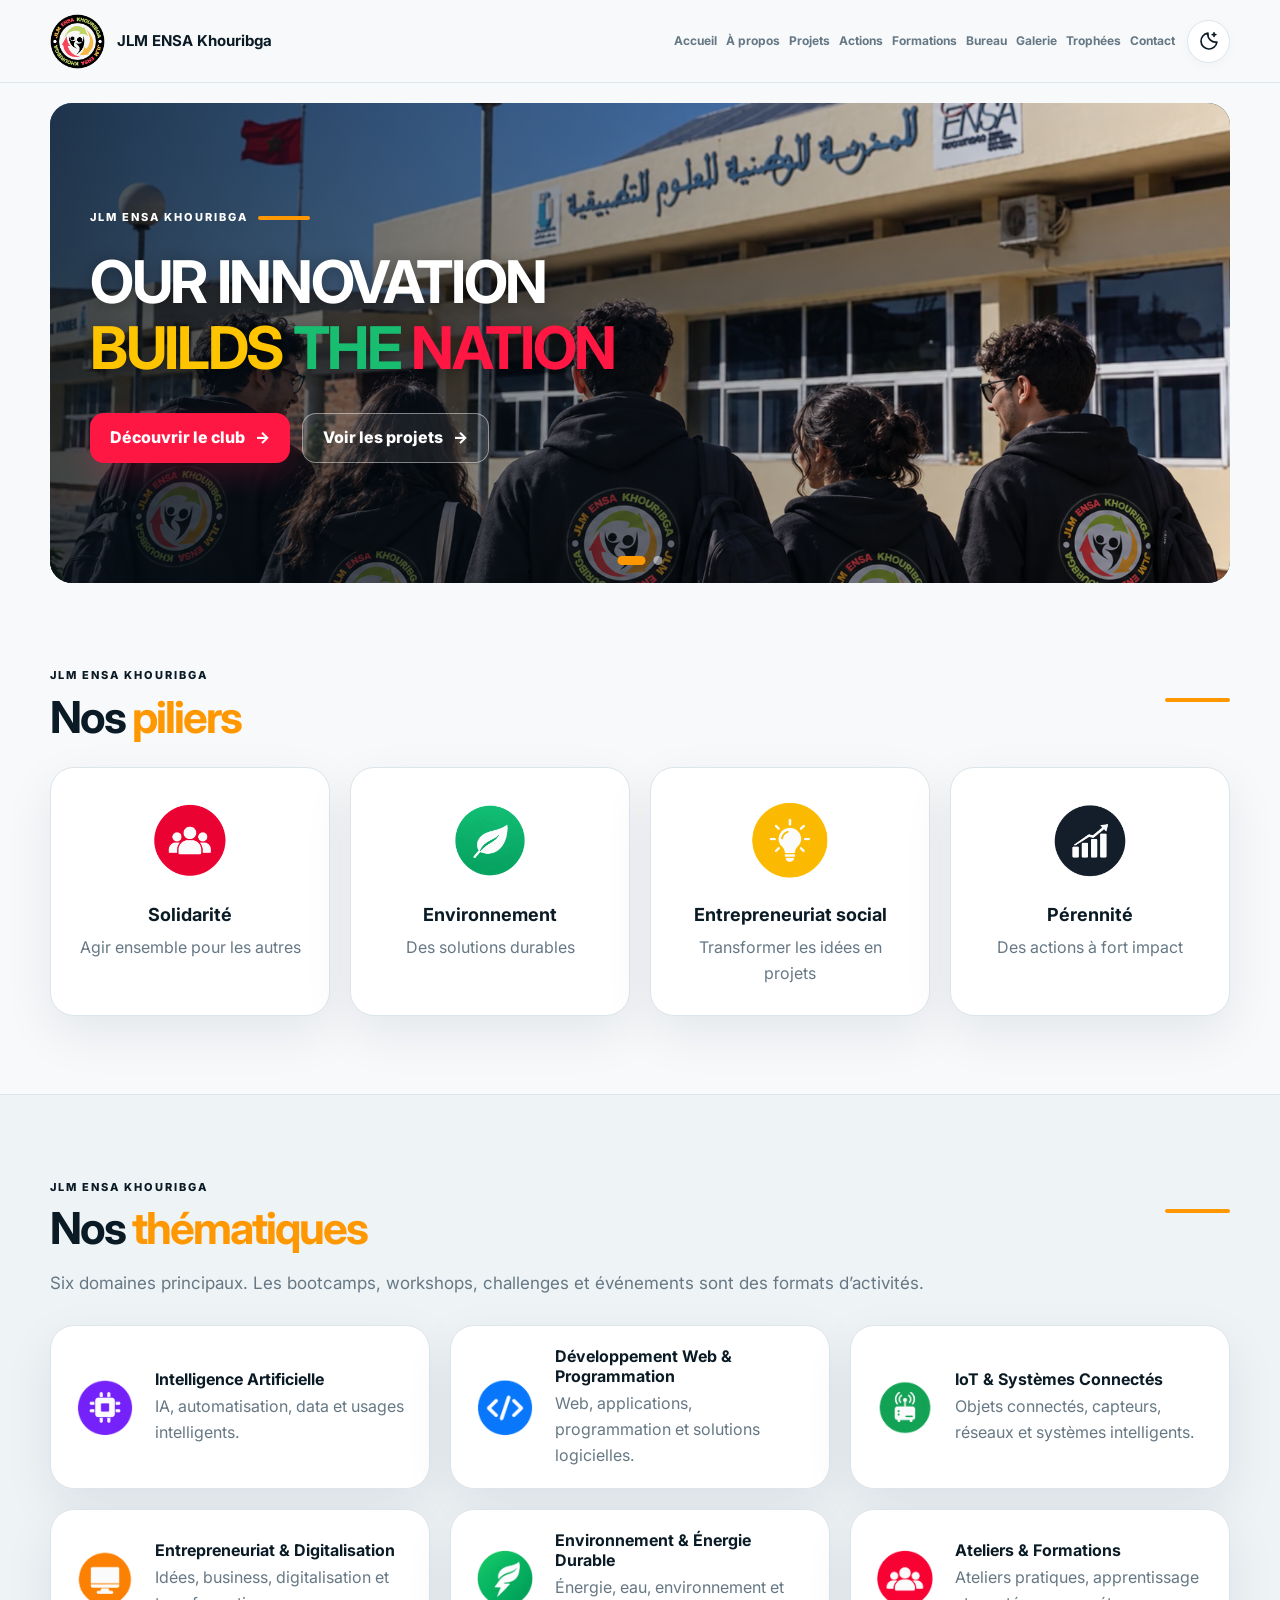
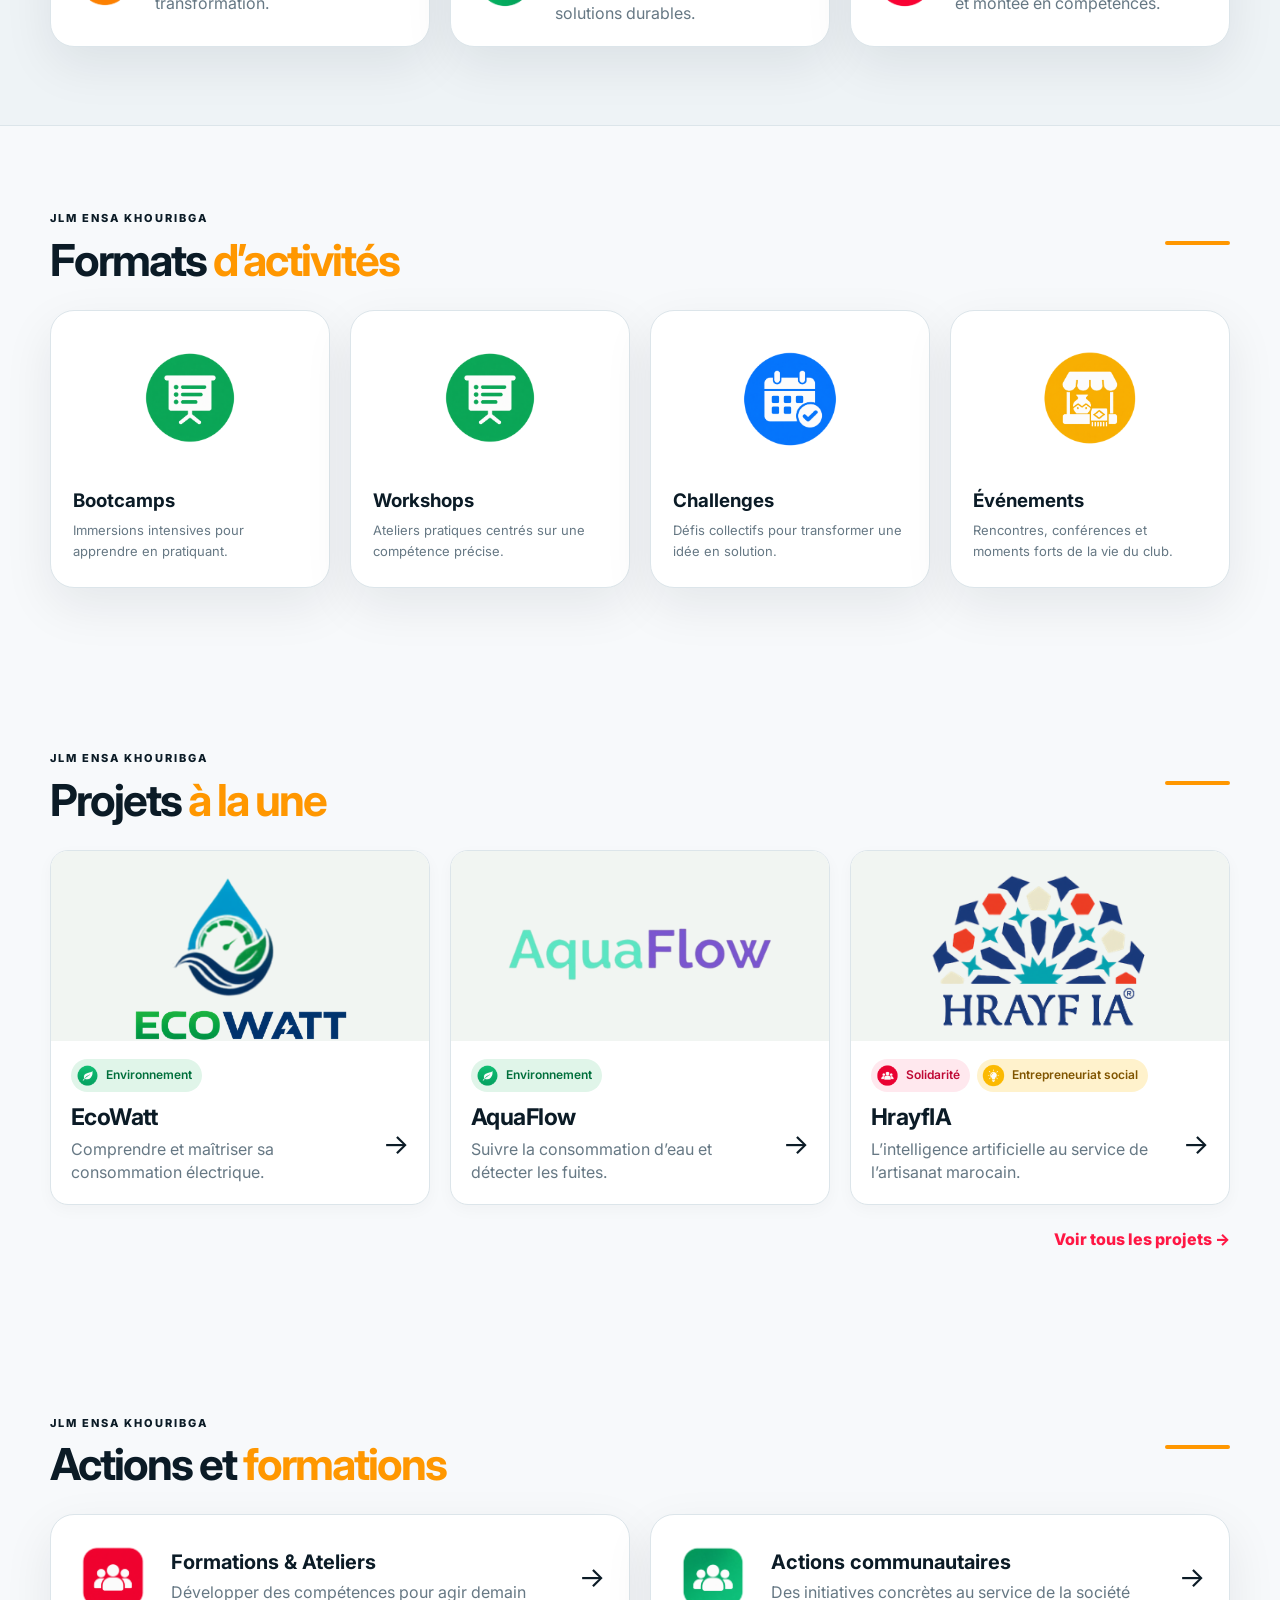
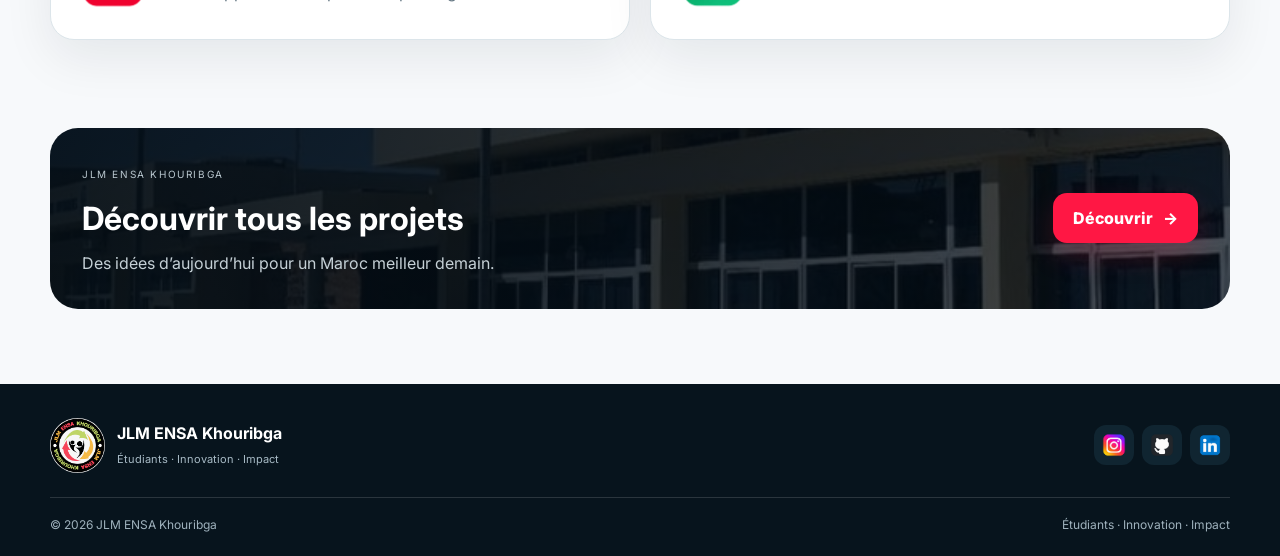
<file: index.html>
<!doctype html><html lang="fr"><head><meta charset="utf-8"><meta name="viewport" content="width=device-width,initial-scale=1"><meta name="theme-color" content="#081722"><meta name="description" content="JLM ENSA Khouribga — Étudiants, Innovation, Impact."><title>JLM ENSA Khouribga</title><link rel="icon" type="image/svg+xml" href="assets/favicon.svg"><link rel="stylesheet" href="css/style.css"></head><body data-page="home"><div id="app"></div><script src="js/data.js"></script><script src="js/app.js"></script></body></html>
</file>
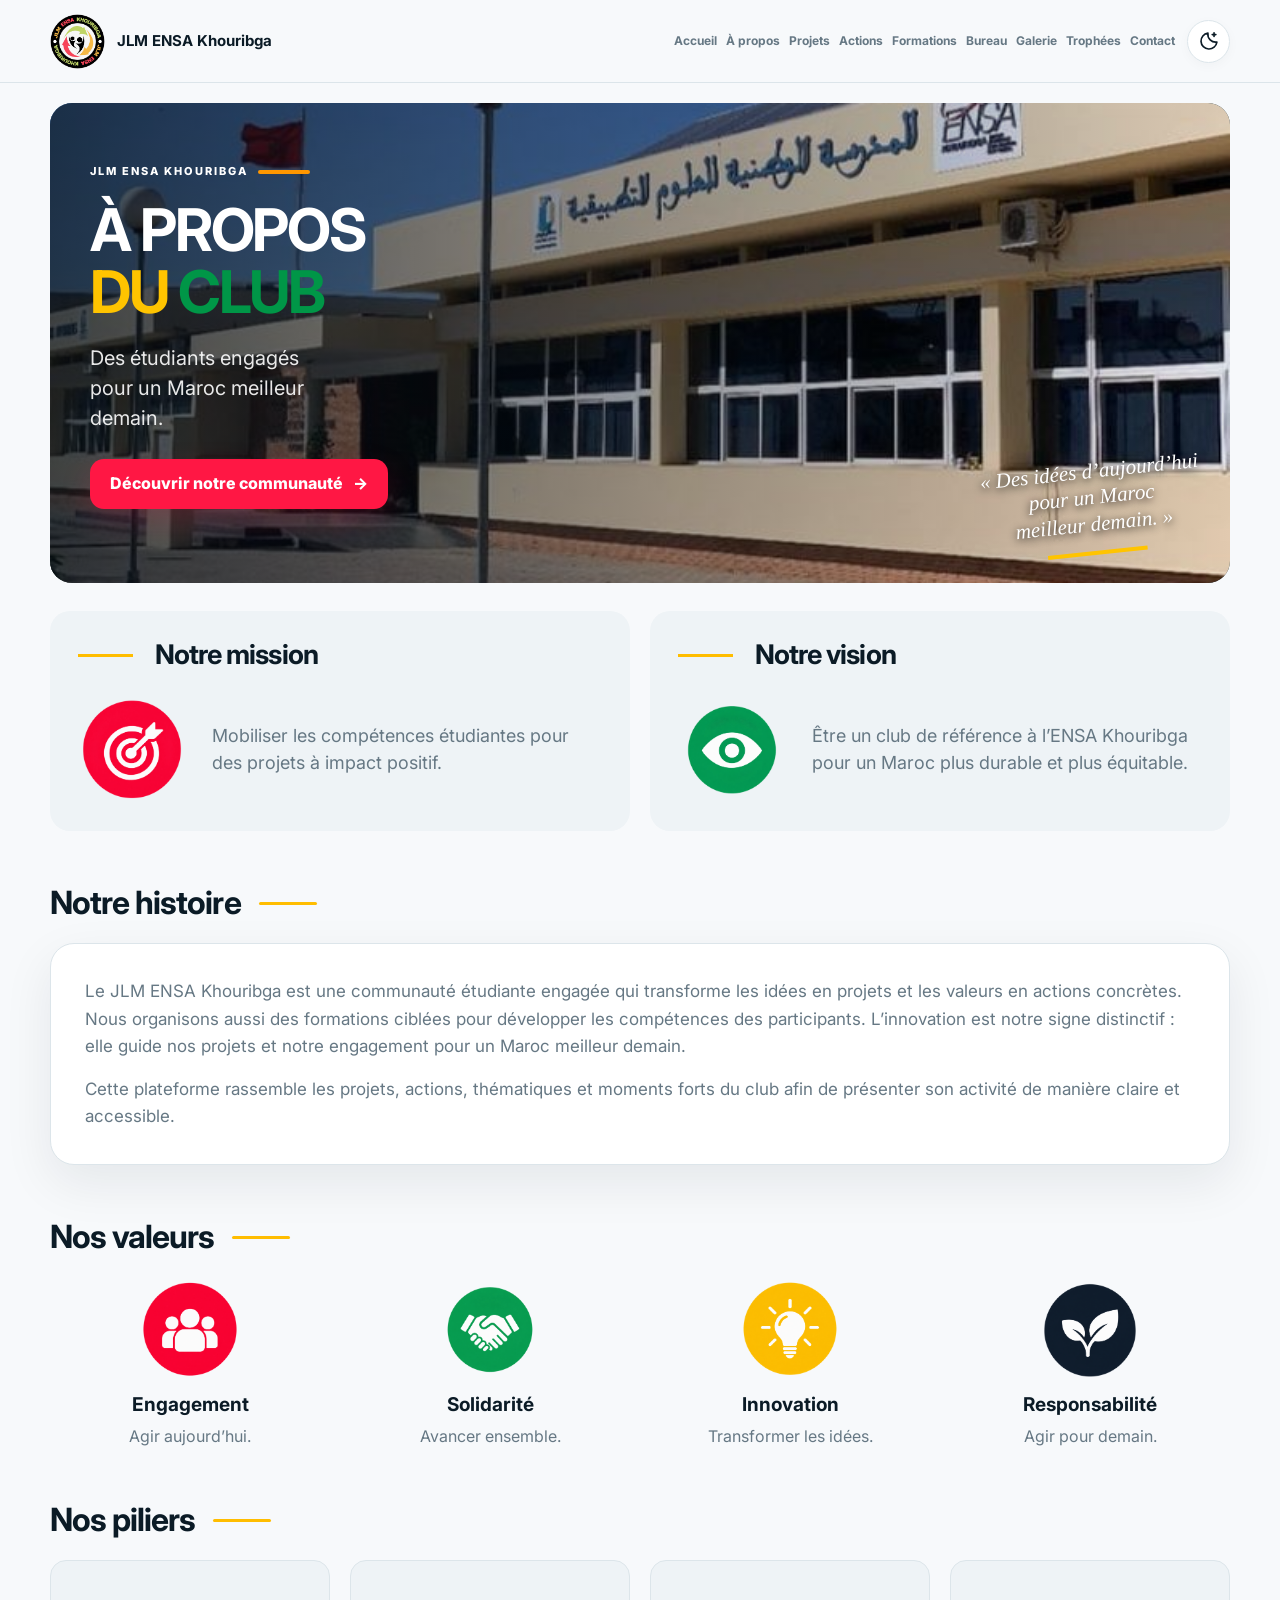
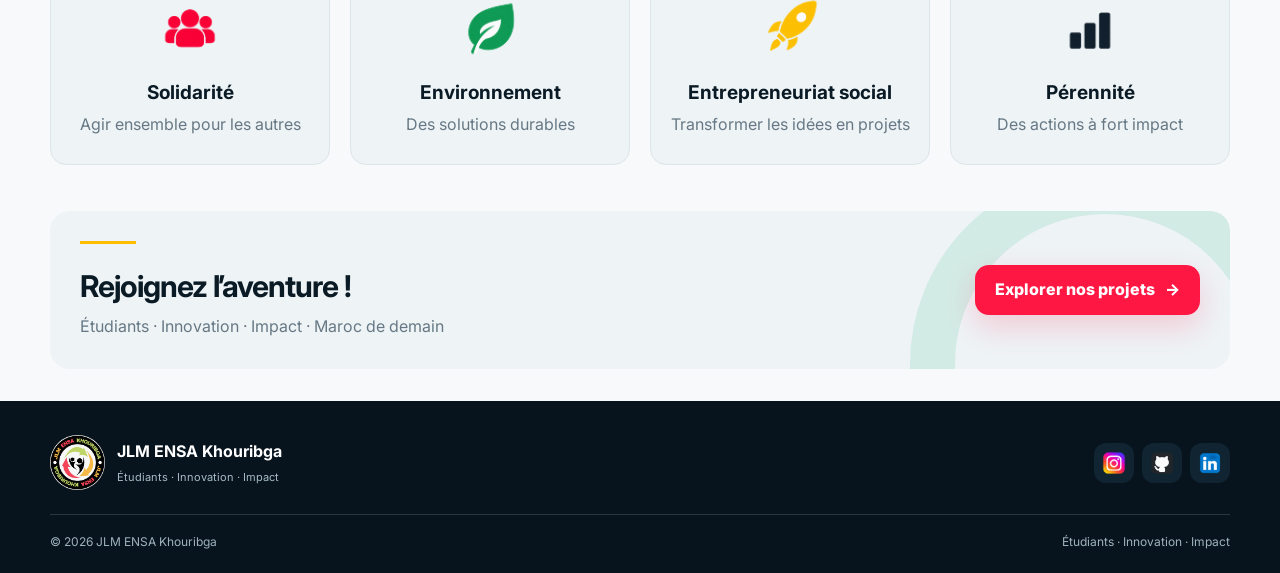
<file: a-propos.html>
<!doctype html><html lang="fr"><head><meta charset="utf-8"><meta name="viewport" content="width=device-width,initial-scale=1"><meta name="theme-color" content="#081722"><meta name="description" content="JLM ENSA Khouribga — Étudiants, Innovation, Impact."><title>JLM ENSA Khouribga</title><link rel="icon" type="image/svg+xml" href="assets/favicon.svg"><link rel="stylesheet" href="css/style.css"></head><body data-page="about"><div id="app"></div><script src="js/data.js"></script><script src="js/app.js"></script></body></html>
</file>
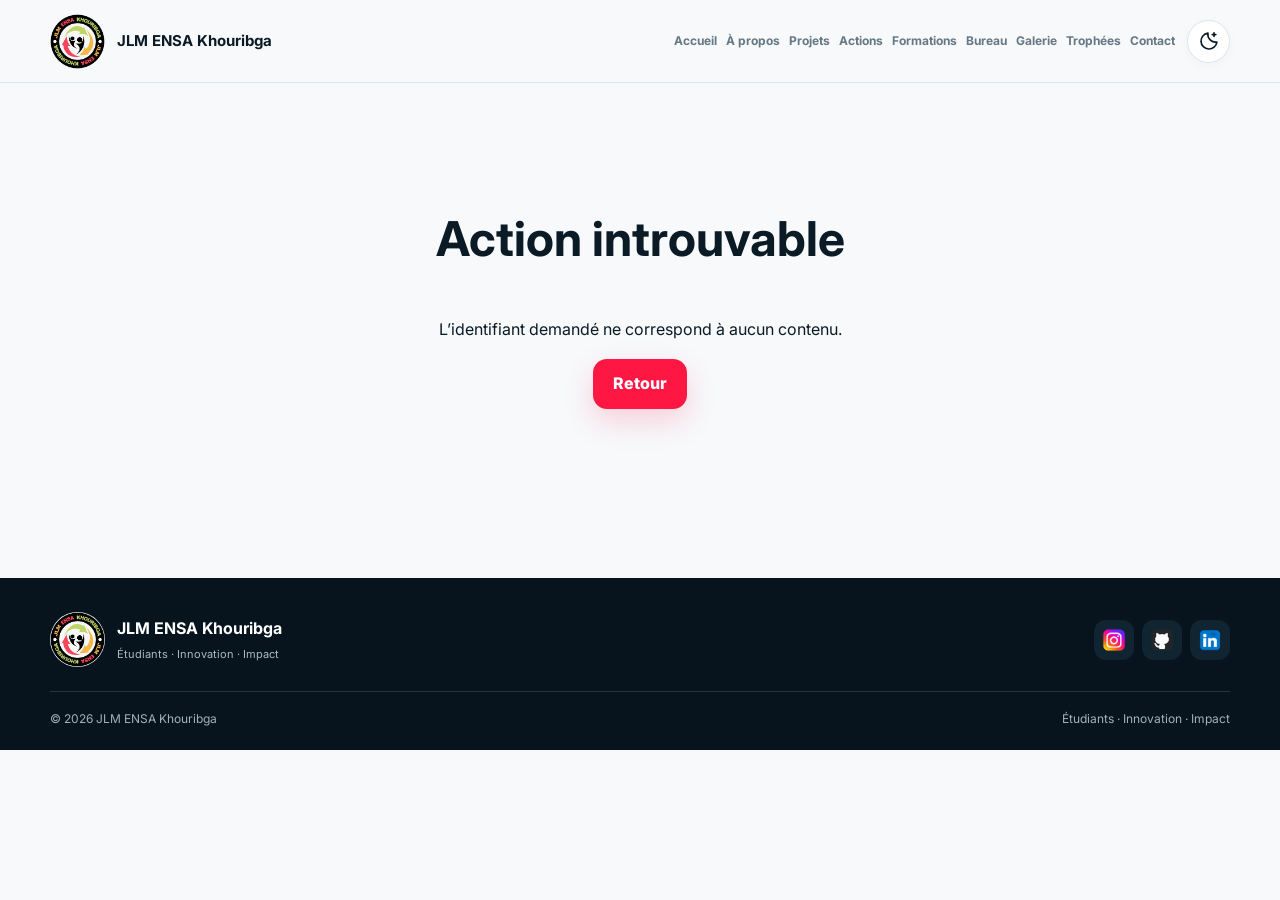
<file: action.html>
<!doctype html><html lang="fr"><head><meta charset="utf-8"><meta name="viewport" content="width=device-width,initial-scale=1"><meta name="theme-color" content="#081722"><meta name="description" content="JLM ENSA Khouribga — Étudiants, Innovation, Impact."><title>JLM ENSA Khouribga</title><link rel="icon" type="image/svg+xml" href="assets/favicon.svg"><link rel="stylesheet" href="css/style.css"></head><body data-page="action-detail"><div id="app"></div><script src="js/data.js"></script><script src="js/app.js"></script></body></html>
</file>
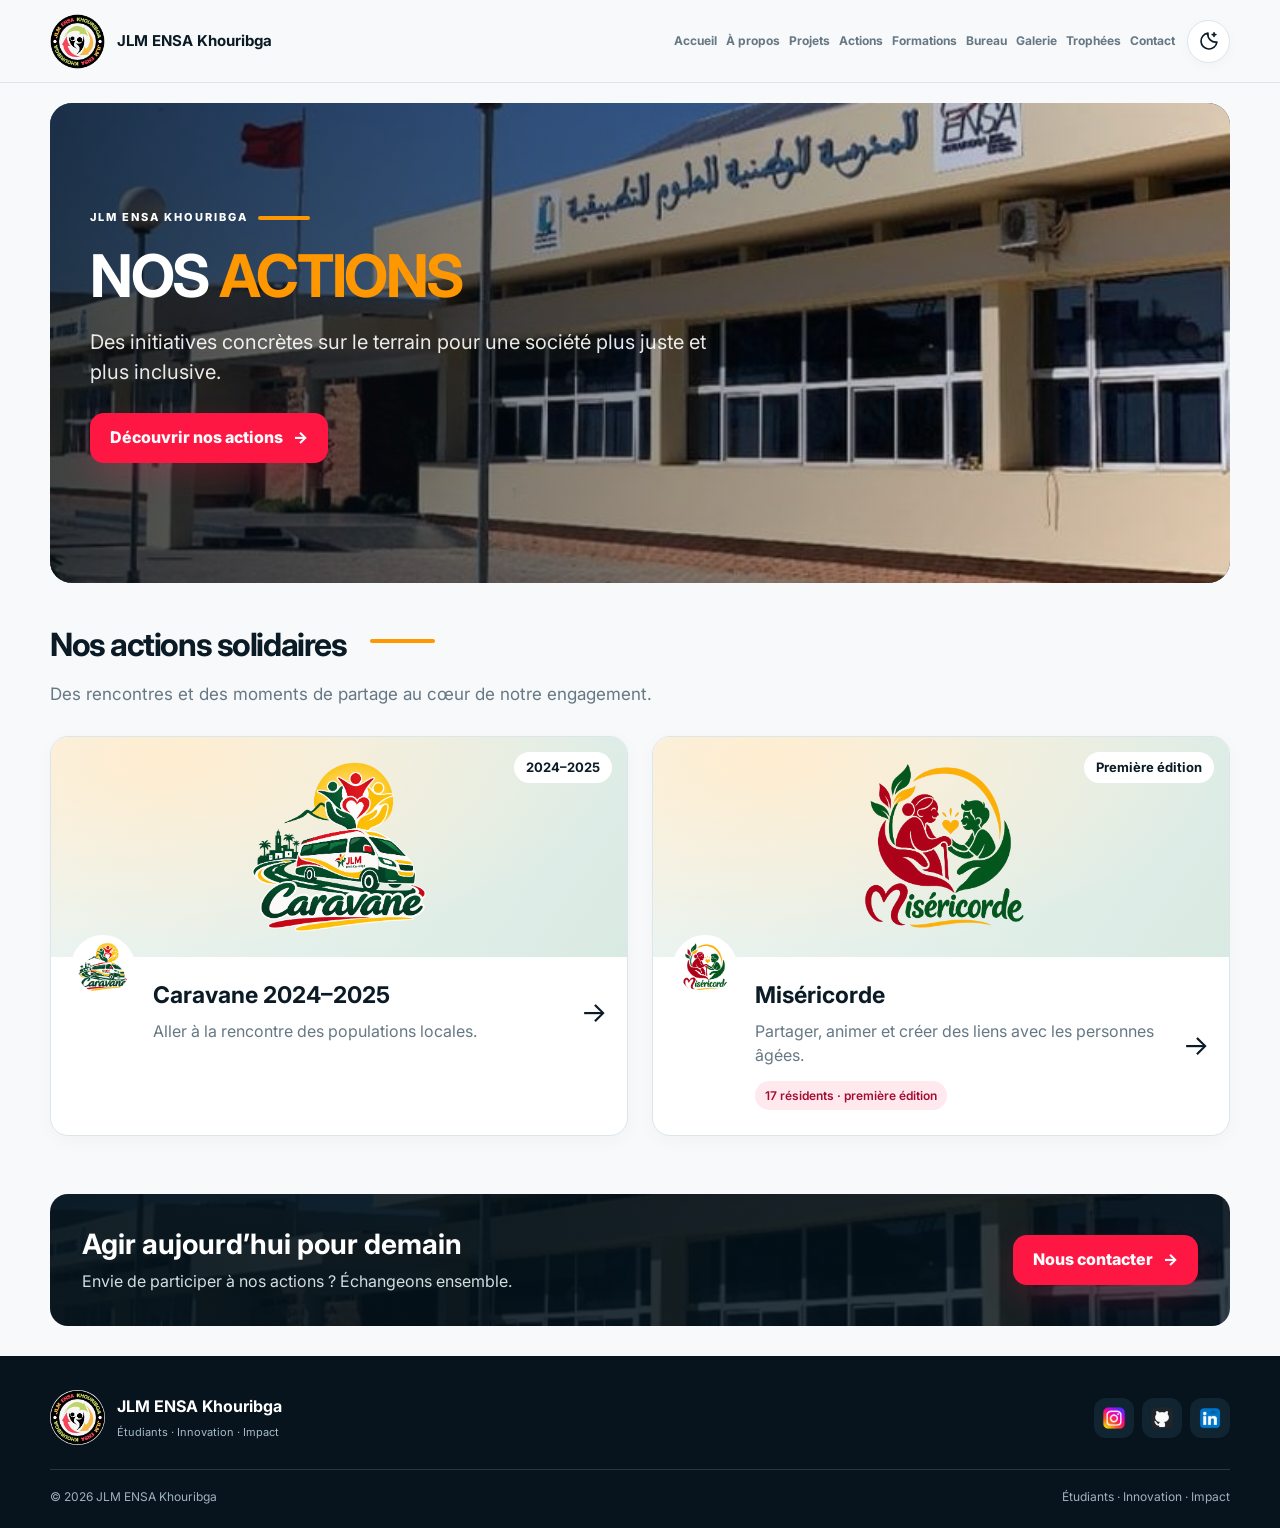
<file: actions.html>
<!doctype html><html lang="fr"><head><meta charset="utf-8"><meta name="viewport" content="width=device-width,initial-scale=1"><meta name="theme-color" content="#081722"><meta name="description" content="JLM ENSA Khouribga — Étudiants, Innovation, Impact."><title>JLM ENSA Khouribga</title><link rel="icon" type="image/svg+xml" href="assets/favicon.svg"><link rel="stylesheet" href="css/style.css"></head><body data-page="actions"><div id="app"></div><script src="js/data.js"></script><script src="js/app.js"></script></body></html>
</file>
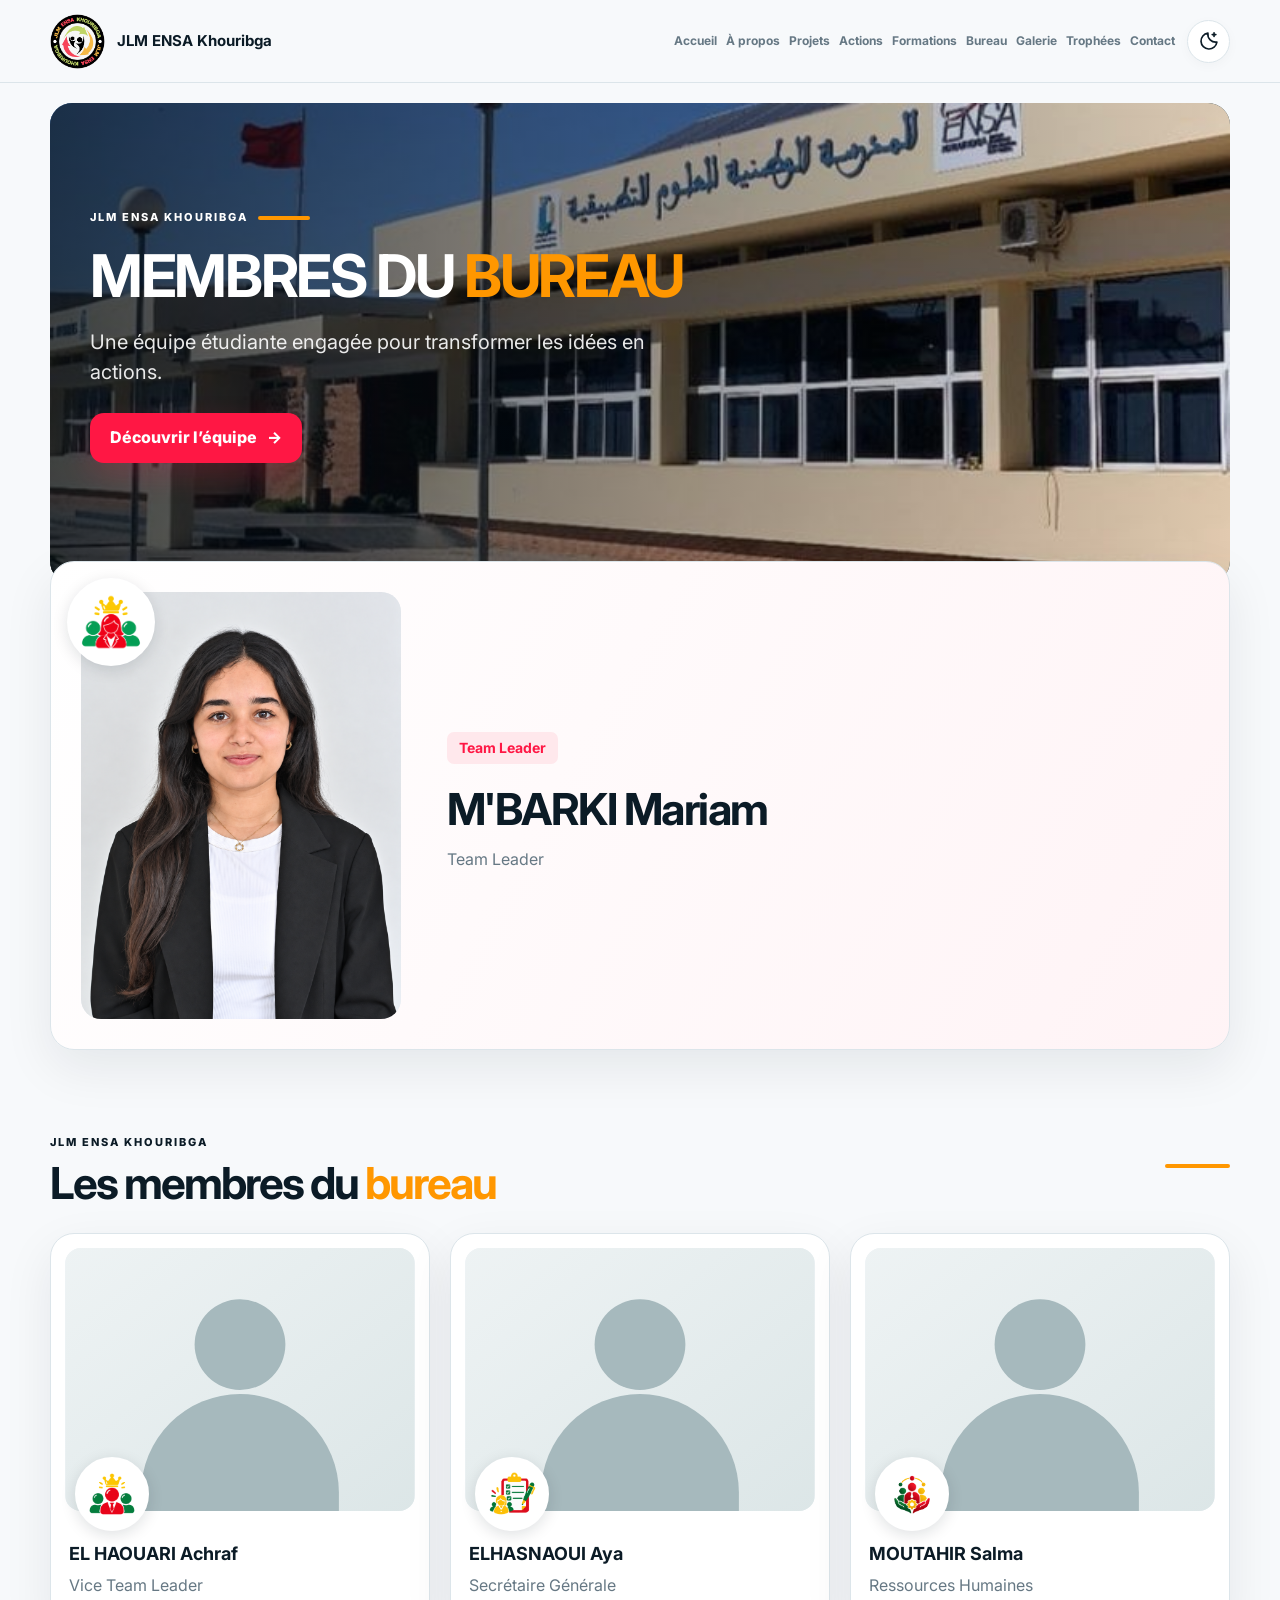
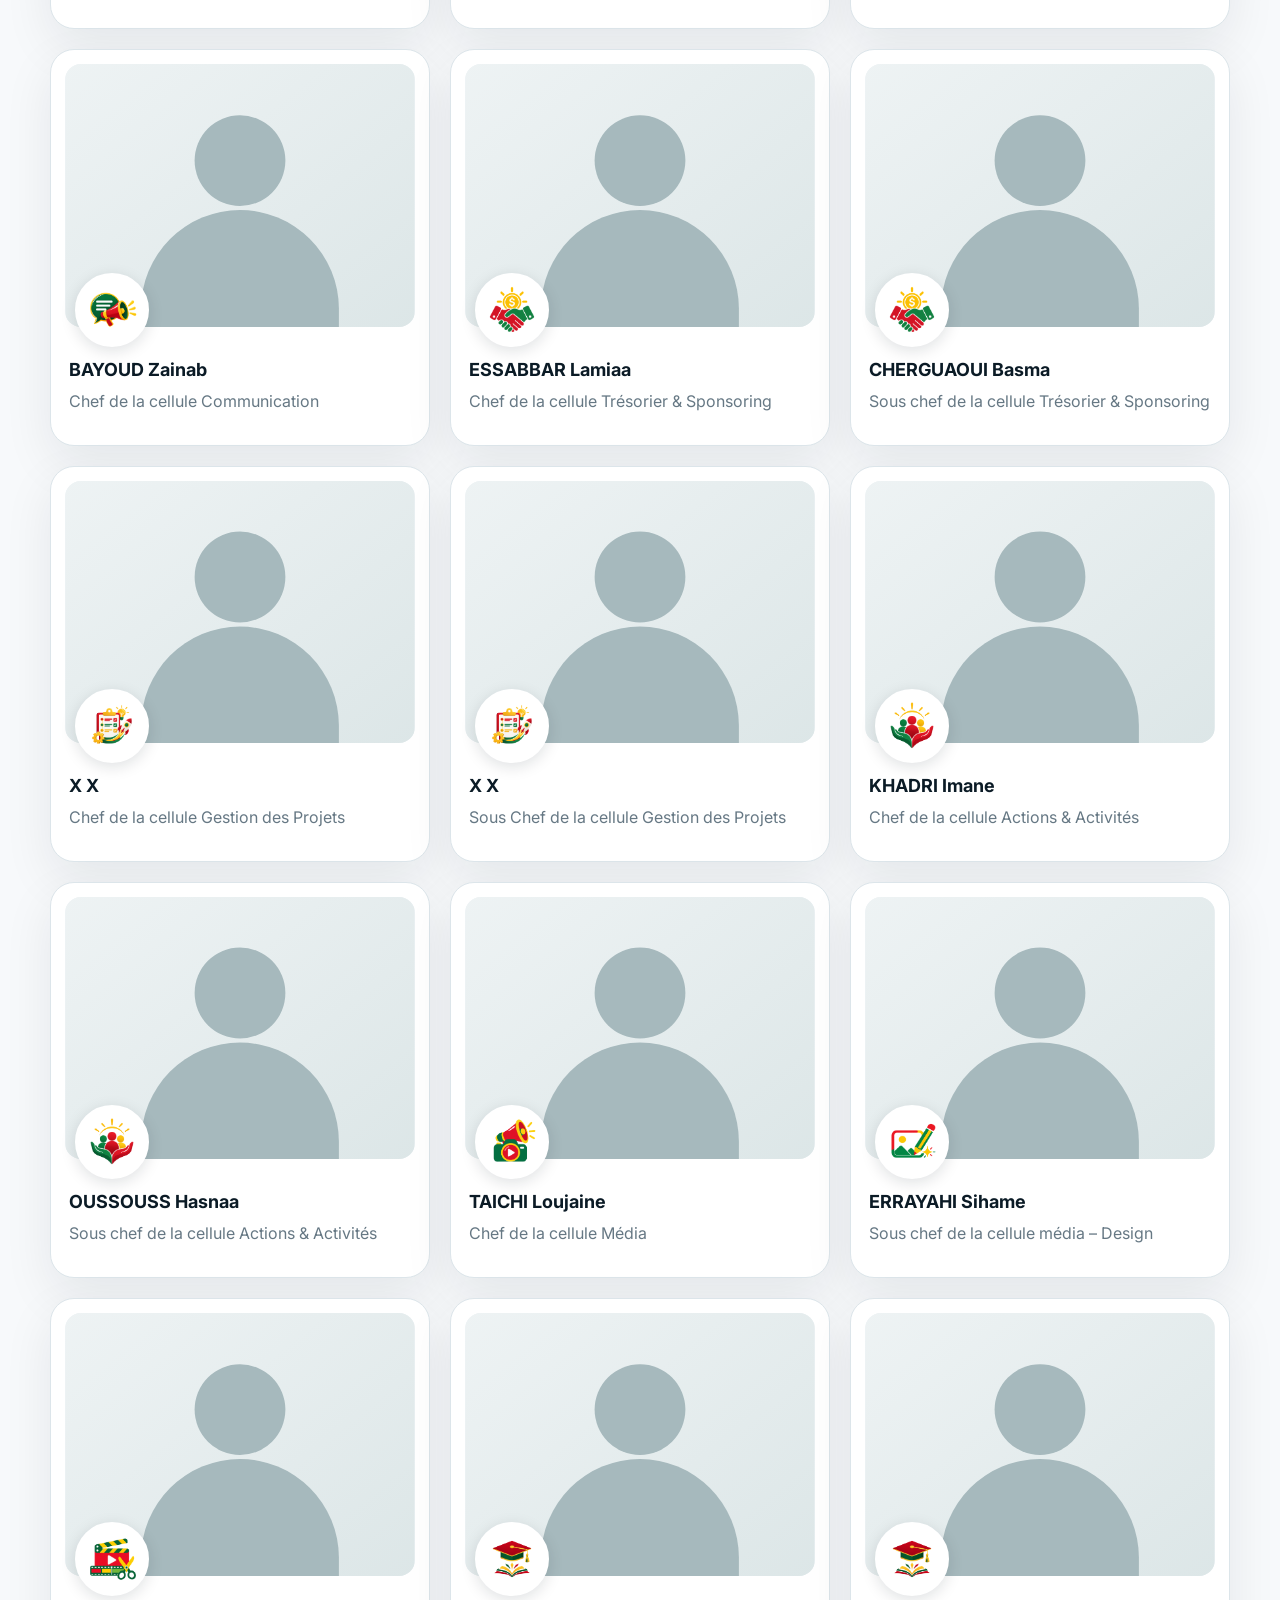
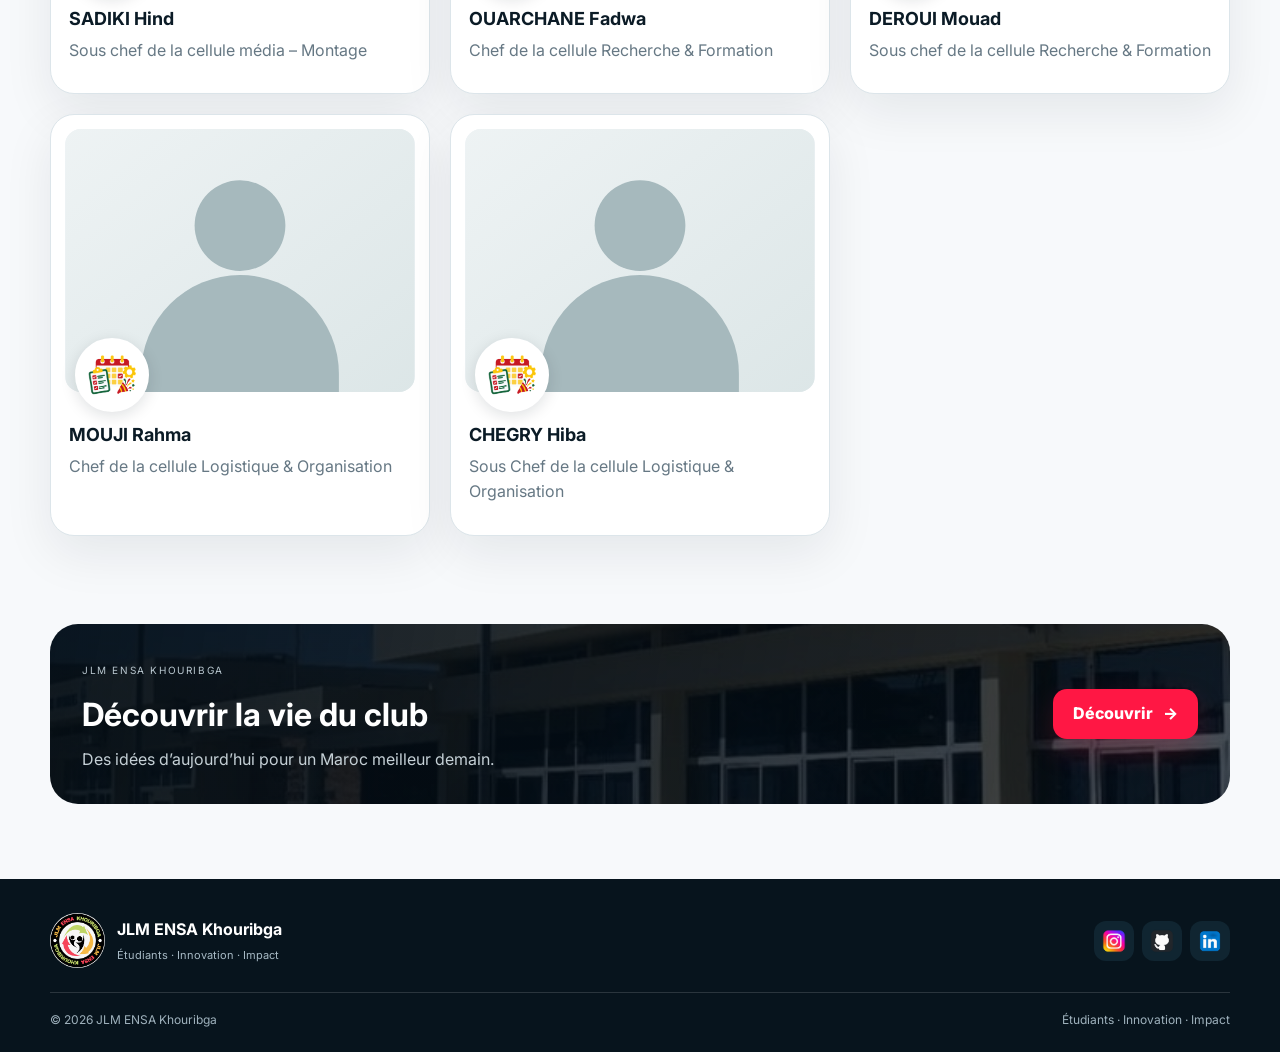
<file: bureau.html>
<!doctype html><html lang="fr"><head><meta charset="utf-8"><meta name="viewport" content="width=device-width,initial-scale=1"><meta name="theme-color" content="#081722"><meta name="description" content="JLM ENSA Khouribga — Étudiants, Innovation, Impact."><title>JLM ENSA Khouribga</title><link rel="icon" type="image/svg+xml" href="assets/favicon.svg"><link rel="stylesheet" href="css/style.css"></head><body data-page="team"><div id="app"></div><script src="js/data.js"></script><script src="js/app.js"></script></body></html>
</file>
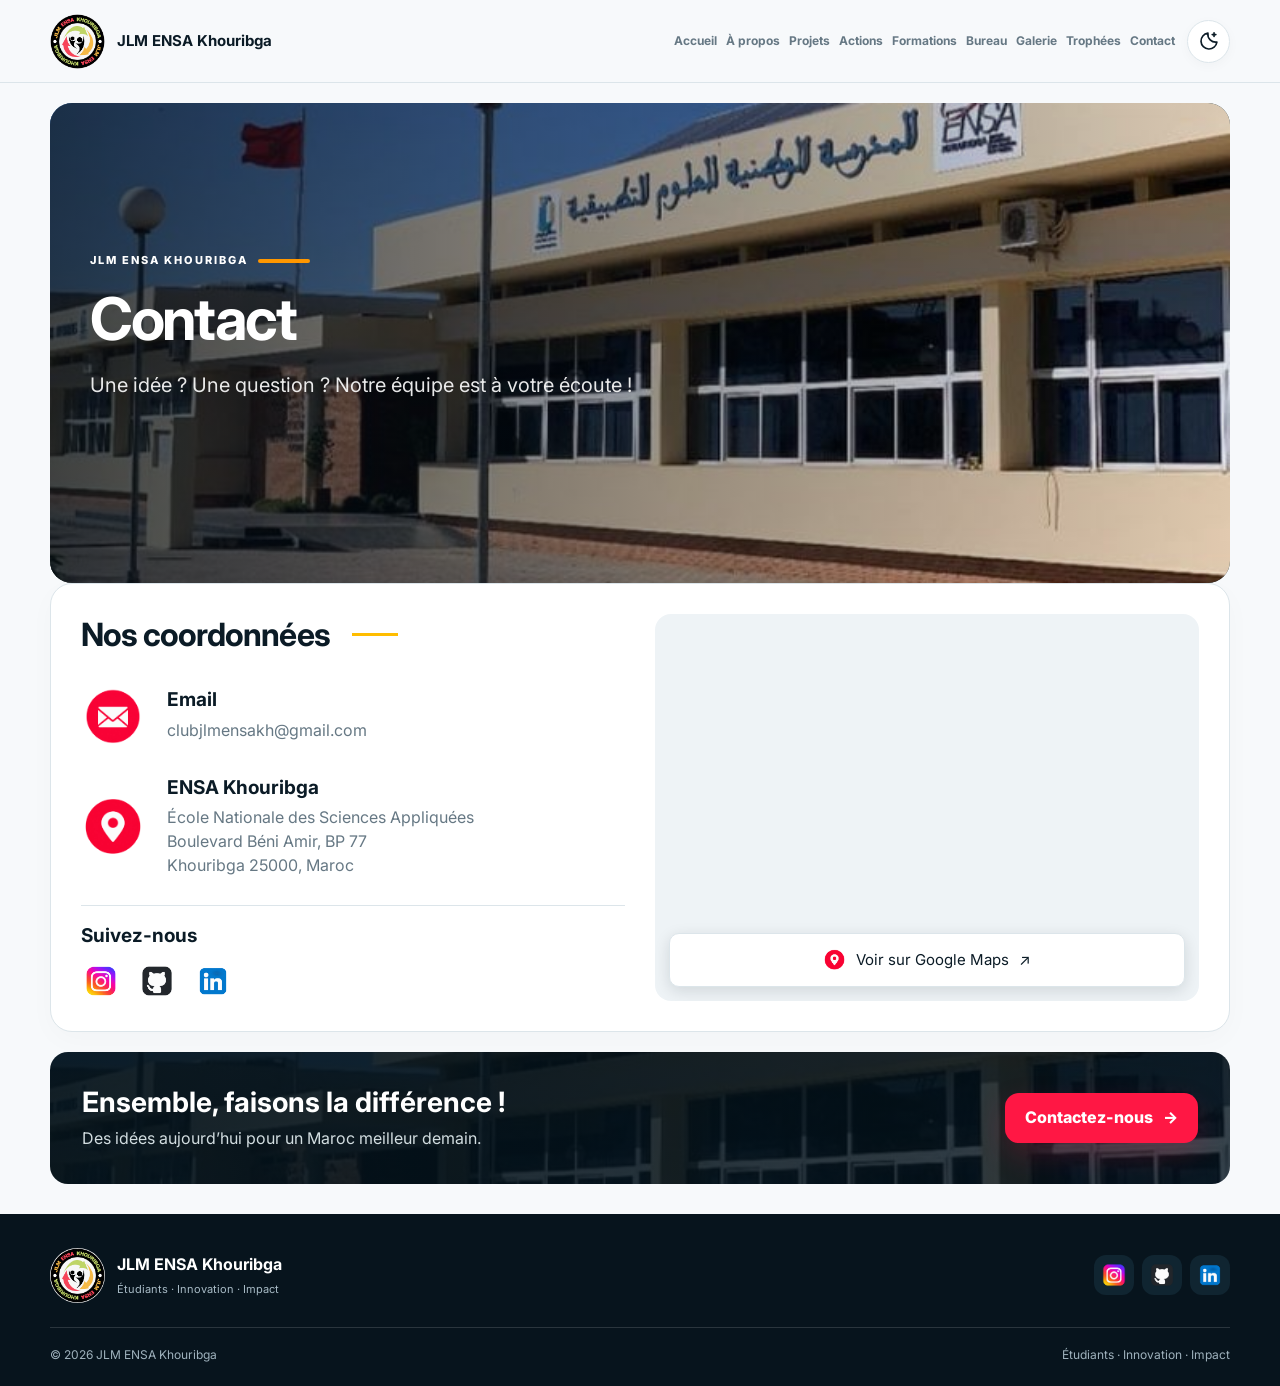
<file: contact.html>
<!doctype html>
<html lang="fr">
<head>
  <meta charset="utf-8">
  <meta name="viewport" content="width=device-width,initial-scale=1">
  <meta name="theme-color" content="#081722">
  <meta name="description" content="Contactez le JLM ENSA Khouribga : une question, une idée ou une collaboration. Retrouvez notre email, nos réseaux et notre localisation.">
  <title>Contact — JLM ENSA Khouribga</title>
  <link rel="icon" type="image/svg+xml" href="assets/favicon.svg">
  <link rel="stylesheet" href="css/style.css">
</head>
<body data-page="contact">
  <div id="app"></div>
  <script src="js/data.js"></script>
  <script src="js/app.js"></script>
</body>
</html>
</file>
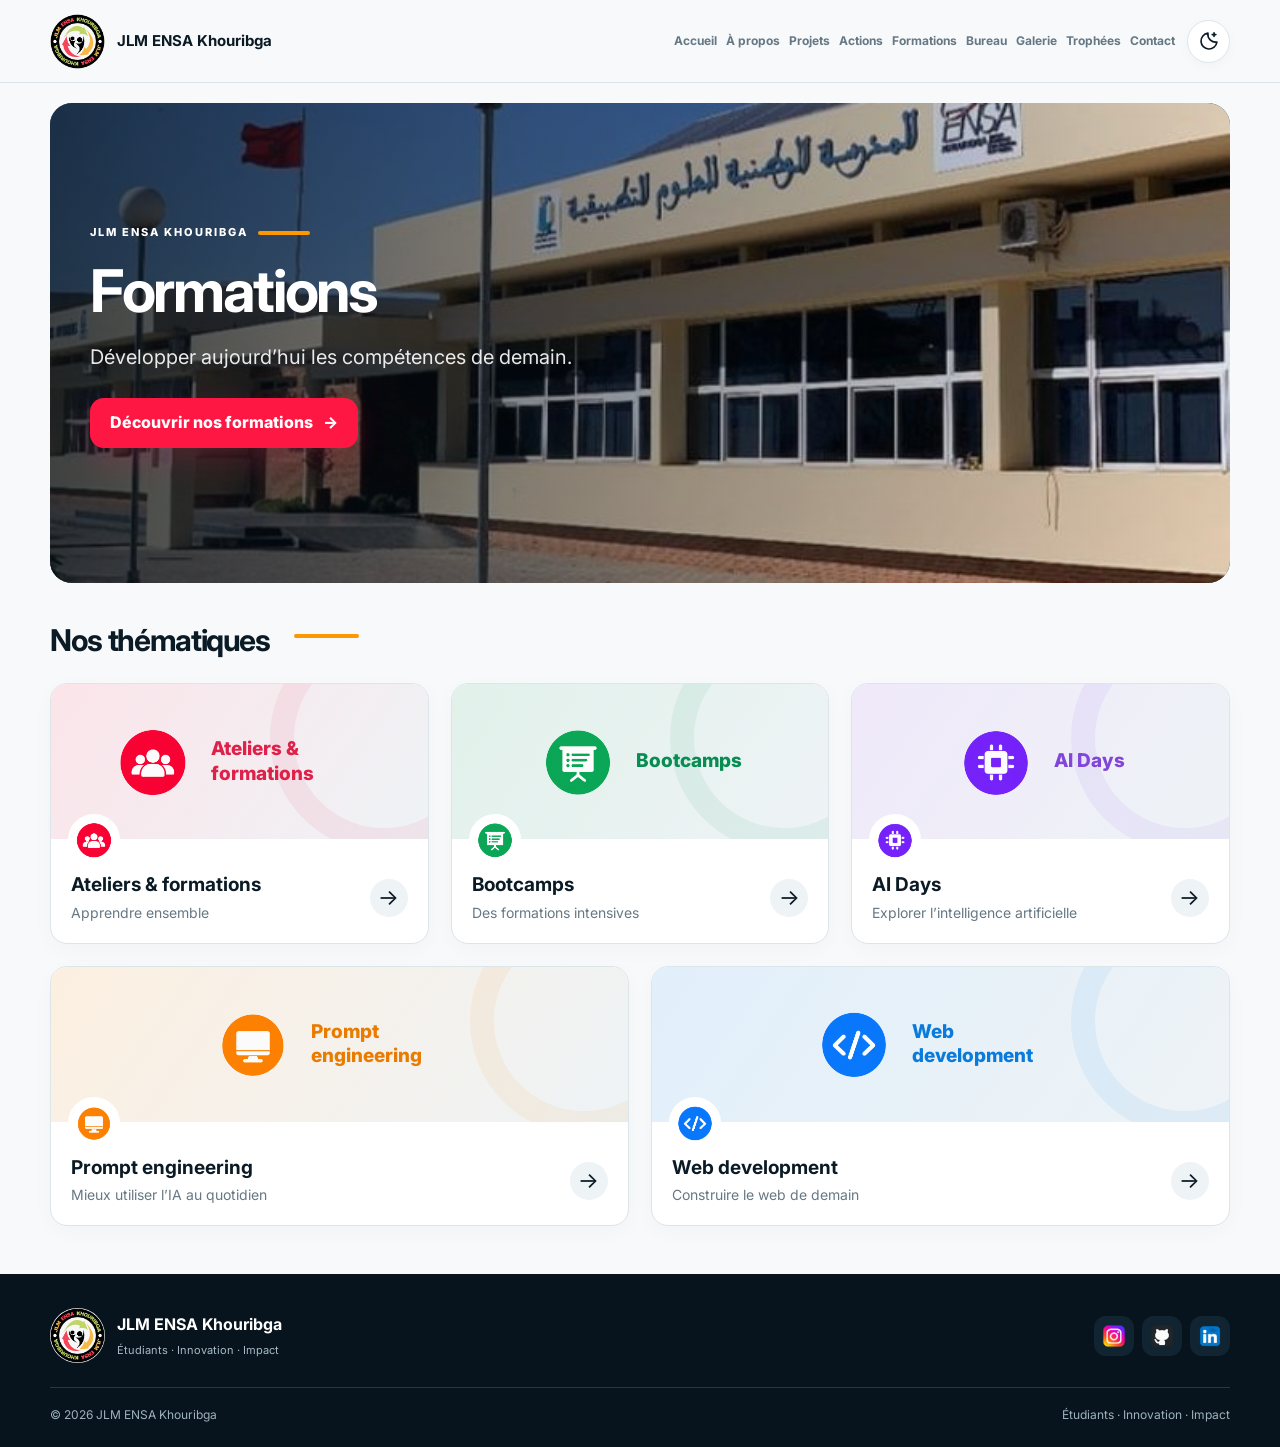
<file: formations.html>
<!doctype html>
<html lang="fr">
<head>
  <meta charset="utf-8">
  <meta name="viewport" content="width=device-width,initial-scale=1">
  <meta name="theme-color" content="#081722">
  <meta name="description" content="Découvrez les formations du JLM ENSA Khouribga : ateliers, bootcamps, AI Days, prompt engineering et développement web.">
  <title>Formations — JLM ENSA Khouribga</title>
  <link rel="icon" type="image/svg+xml" href="assets/favicon.svg">
  <link rel="stylesheet" href="css/style.css">
</head>
<body data-page="training">
  <div id="app"></div>
  <script src="js/data.js"></script>
  <script src="js/app.js"></script>
</body>
</html>
</file>
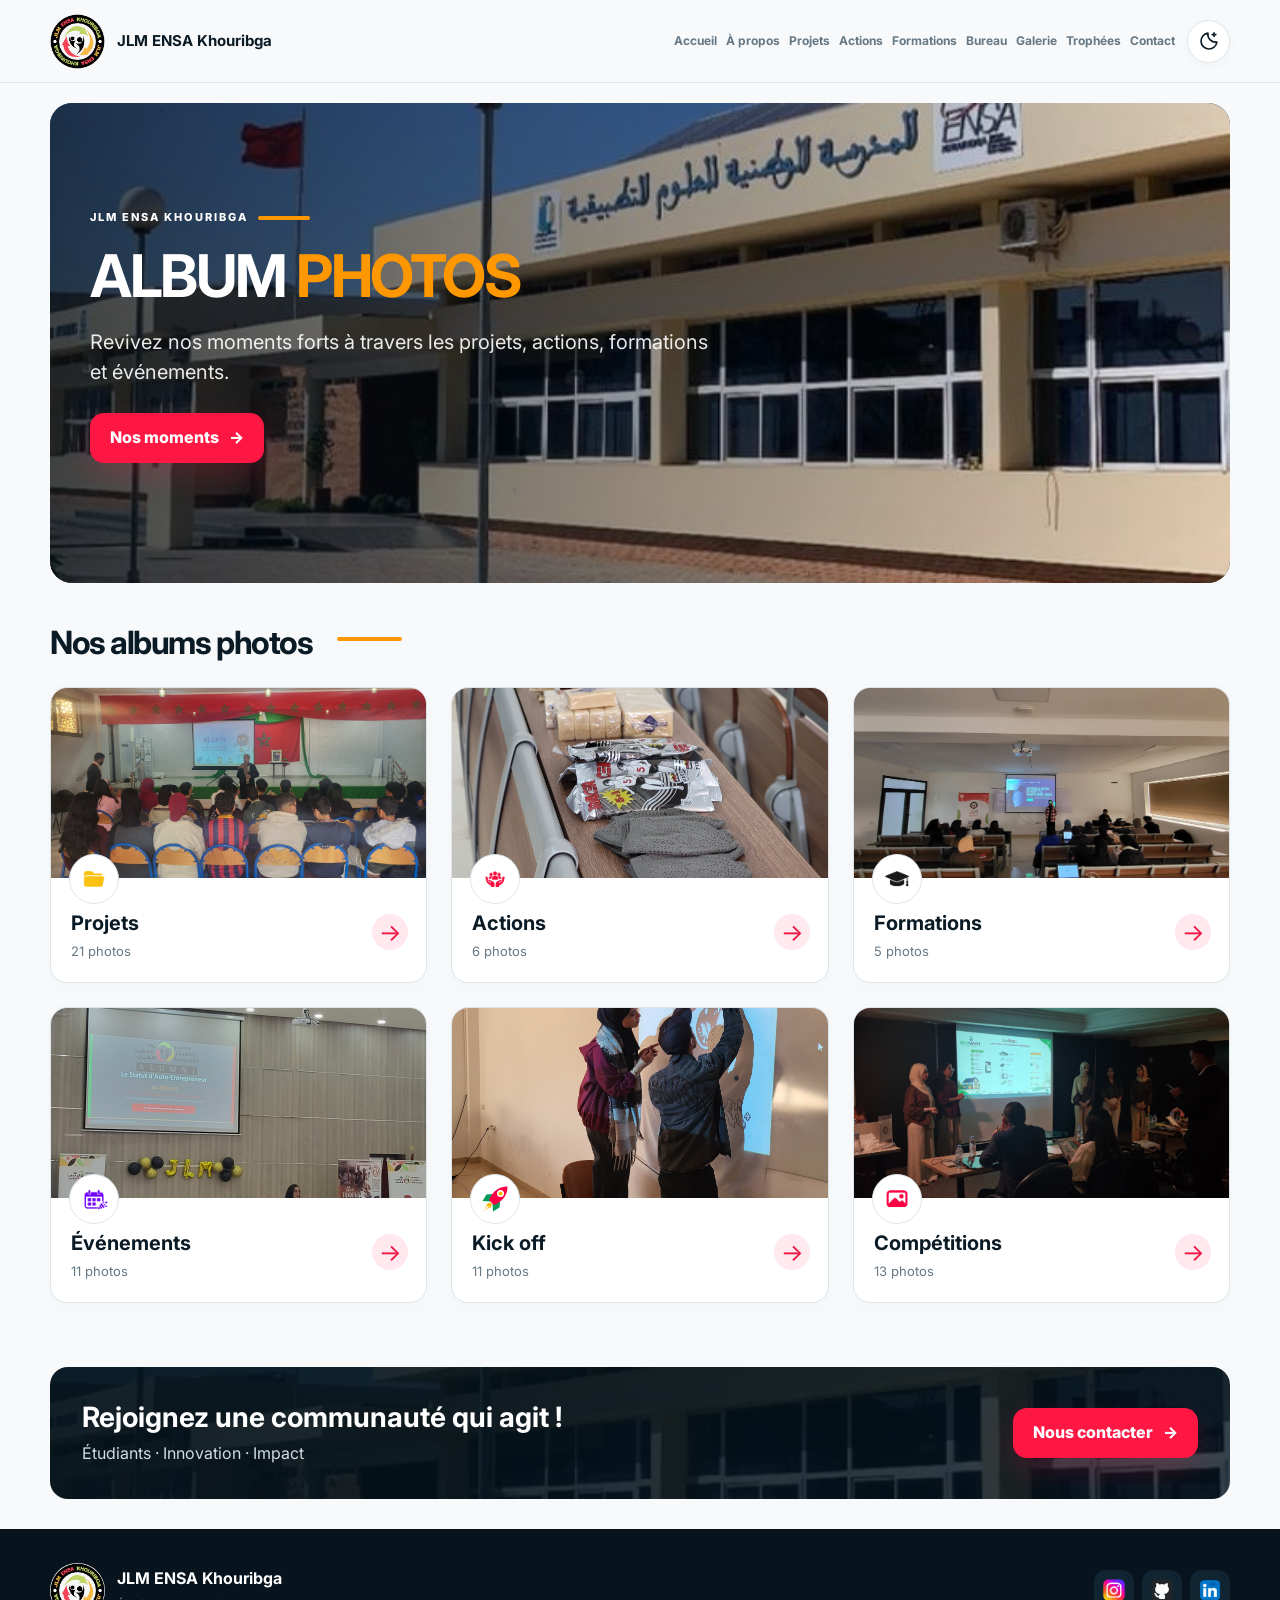
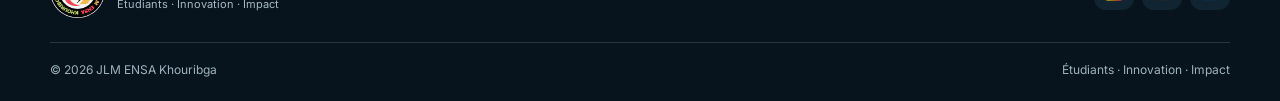
<file: galerie.html>
<!doctype html><html lang="fr"><head><meta charset="utf-8"><meta name="viewport" content="width=device-width,initial-scale=1"><meta name="theme-color" content="#081722"><meta name="description" content="JLM ENSA Khouribga — Étudiants, Innovation, Impact."><title>JLM ENSA Khouribga</title><link rel="icon" type="image/svg+xml" href="assets/favicon.svg"><link rel="stylesheet" href="css/style.css"></head><body data-page="gallery"><div id="app"></div><script src="js/data.js"></script><script src="js/app.js"></script></body></html>
</file>
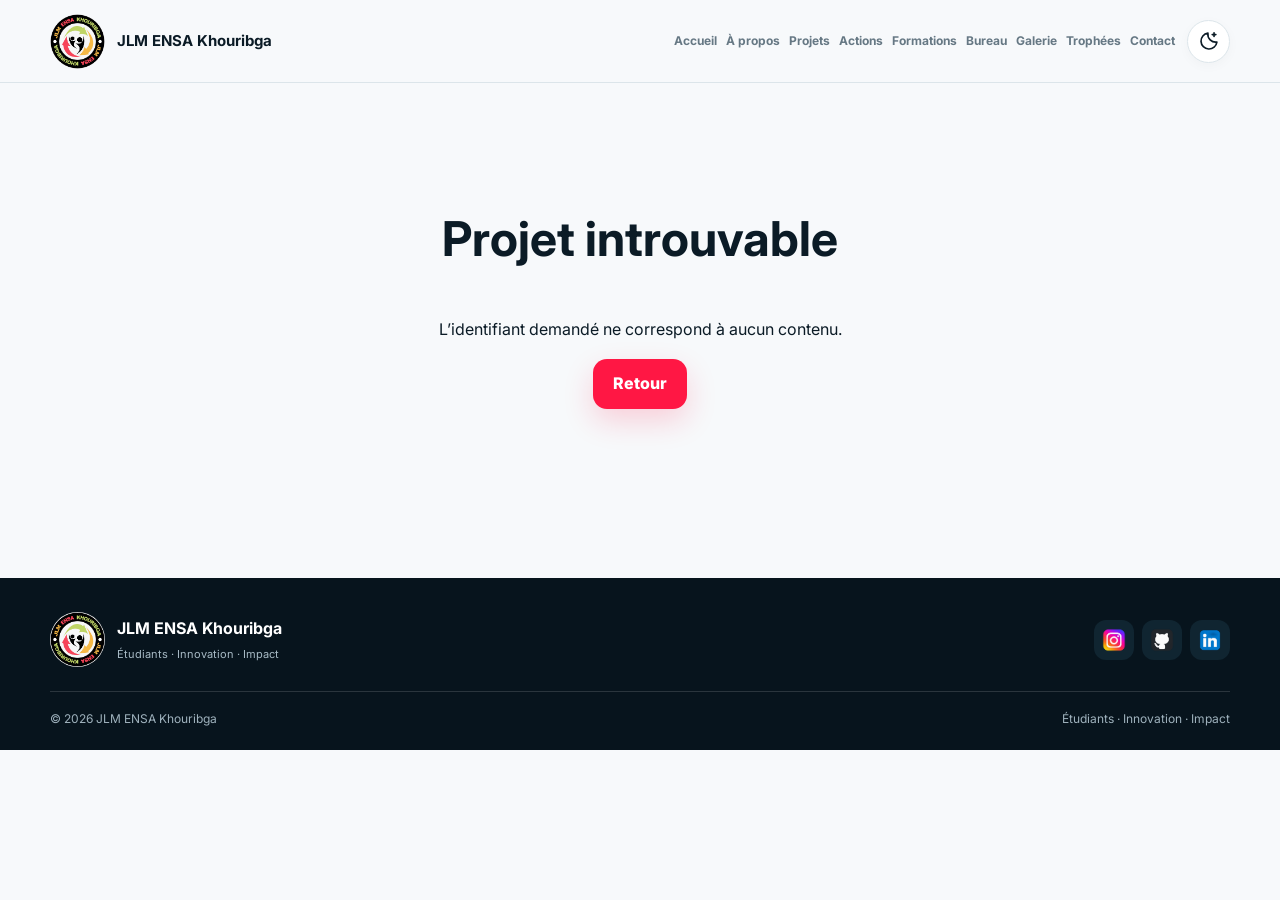
<file: projet.html>
<!doctype html><html lang="fr"><head><meta charset="utf-8"><meta name="viewport" content="width=device-width,initial-scale=1"><meta name="theme-color" content="#081722"><meta name="description" content="JLM ENSA Khouribga — Étudiants, Innovation, Impact."><title>JLM ENSA Khouribga</title><link rel="icon" type="image/svg+xml" href="assets/favicon.svg"><link rel="stylesheet" href="css/style.css"></head><body data-page="project-detail"><div id="app"></div><script src="js/data.js"></script><script src="js/app.js"></script></body></html>
</file>
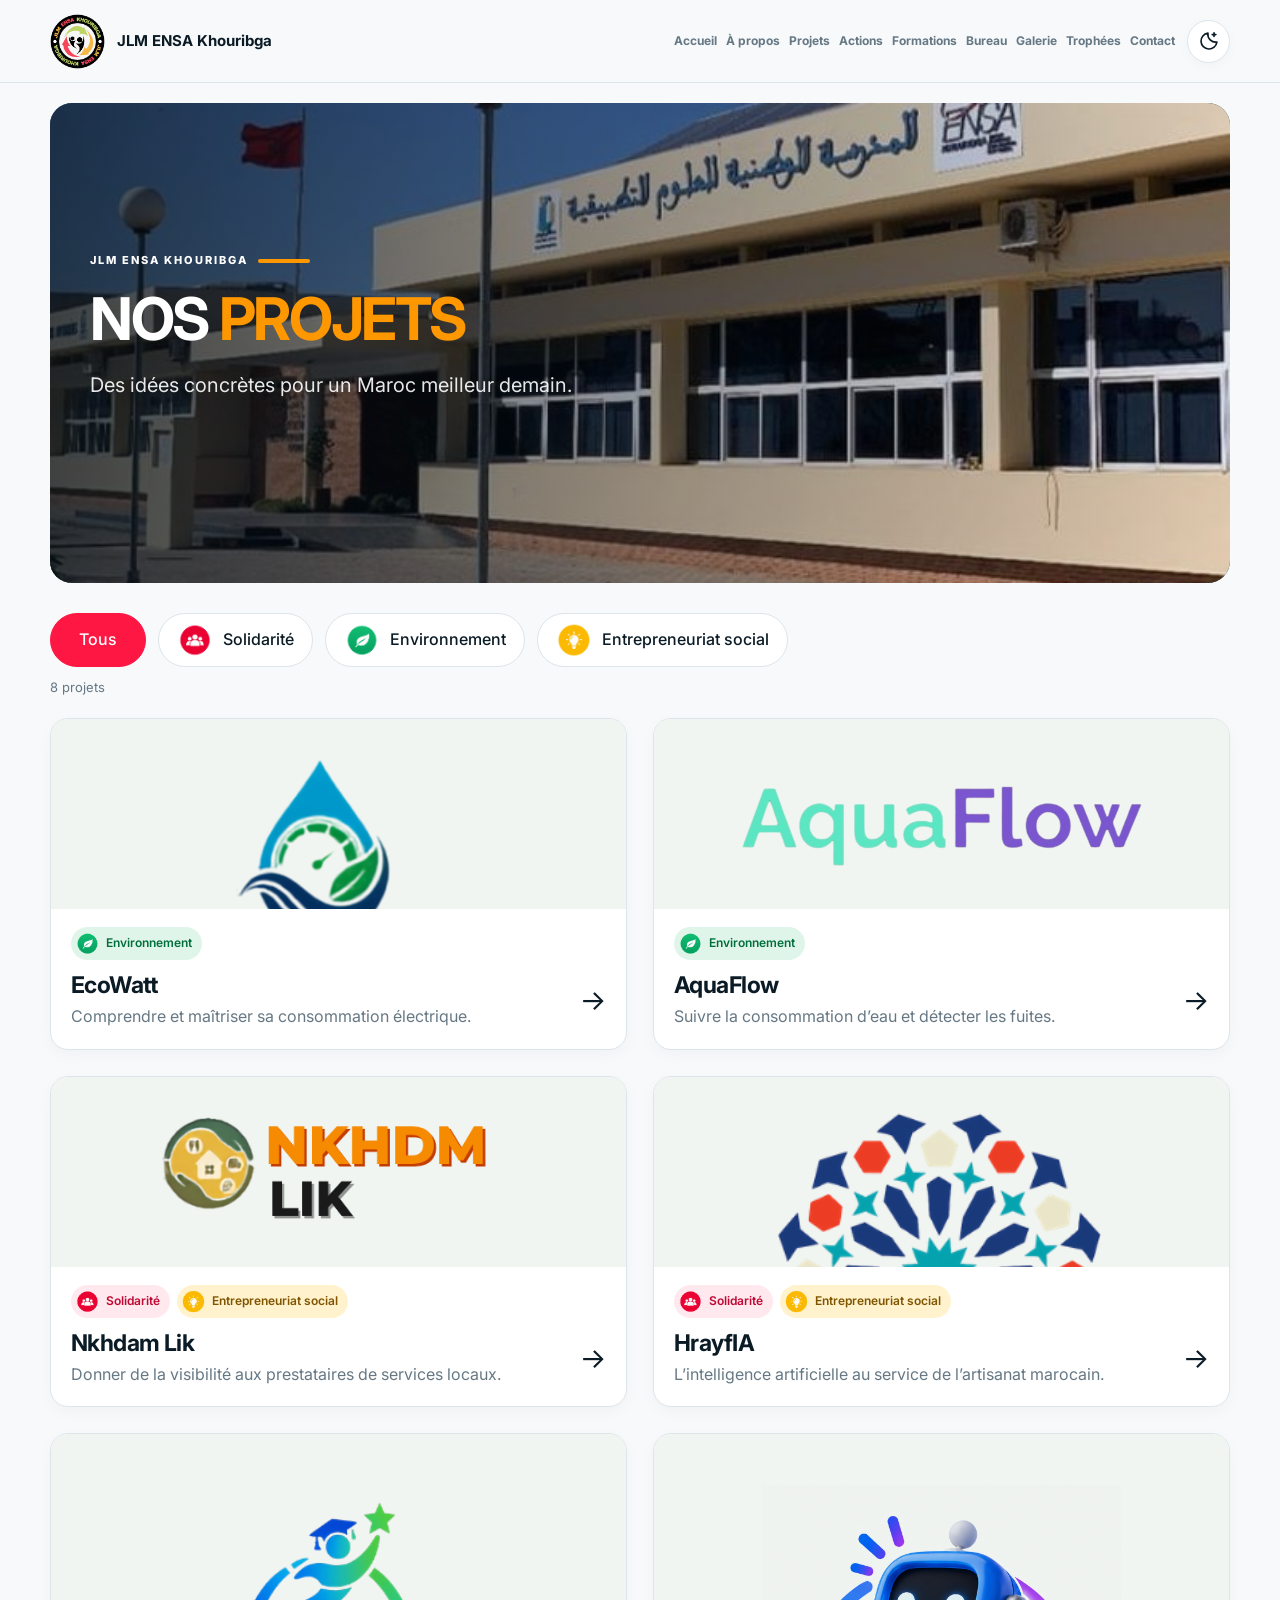
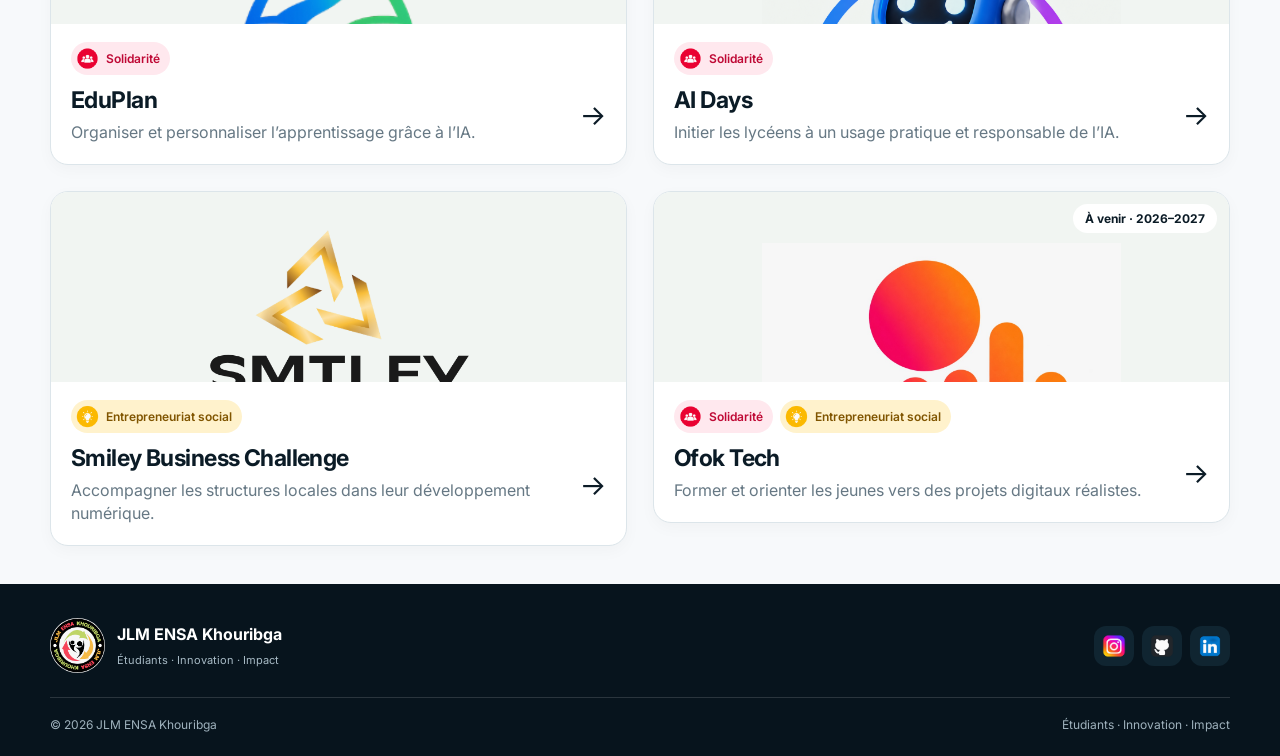
<file: projets.html>
<!doctype html><html lang="fr"><head><meta charset="utf-8"><meta name="viewport" content="width=device-width,initial-scale=1"><meta name="theme-color" content="#081722"><meta name="description" content="JLM ENSA Khouribga — Étudiants, Innovation, Impact."><title>JLM ENSA Khouribga</title><link rel="icon" type="image/svg+xml" href="assets/favicon.svg"><link rel="stylesheet" href="css/style.css"></head><body data-page="projects"><div id="app"></div><script src="js/data.js"></script><script src="js/app.js"></script></body></html>
</file>
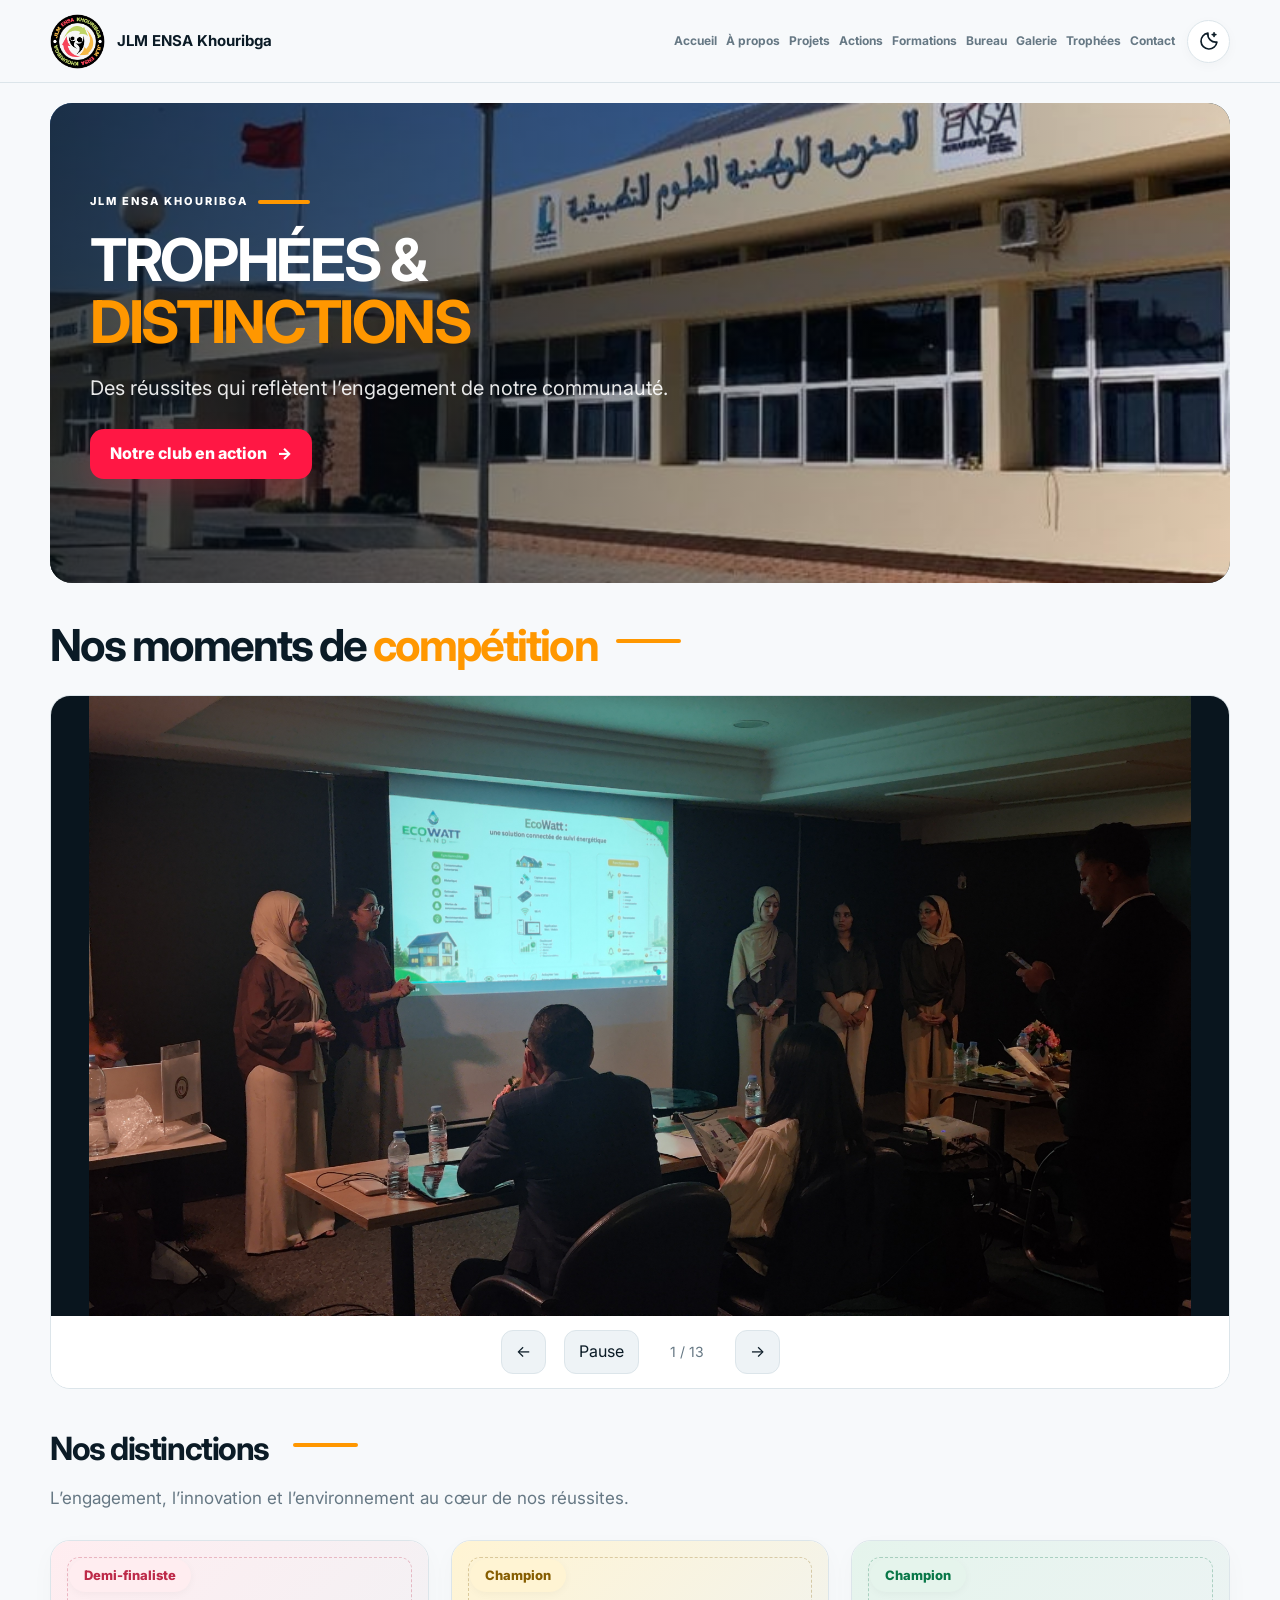
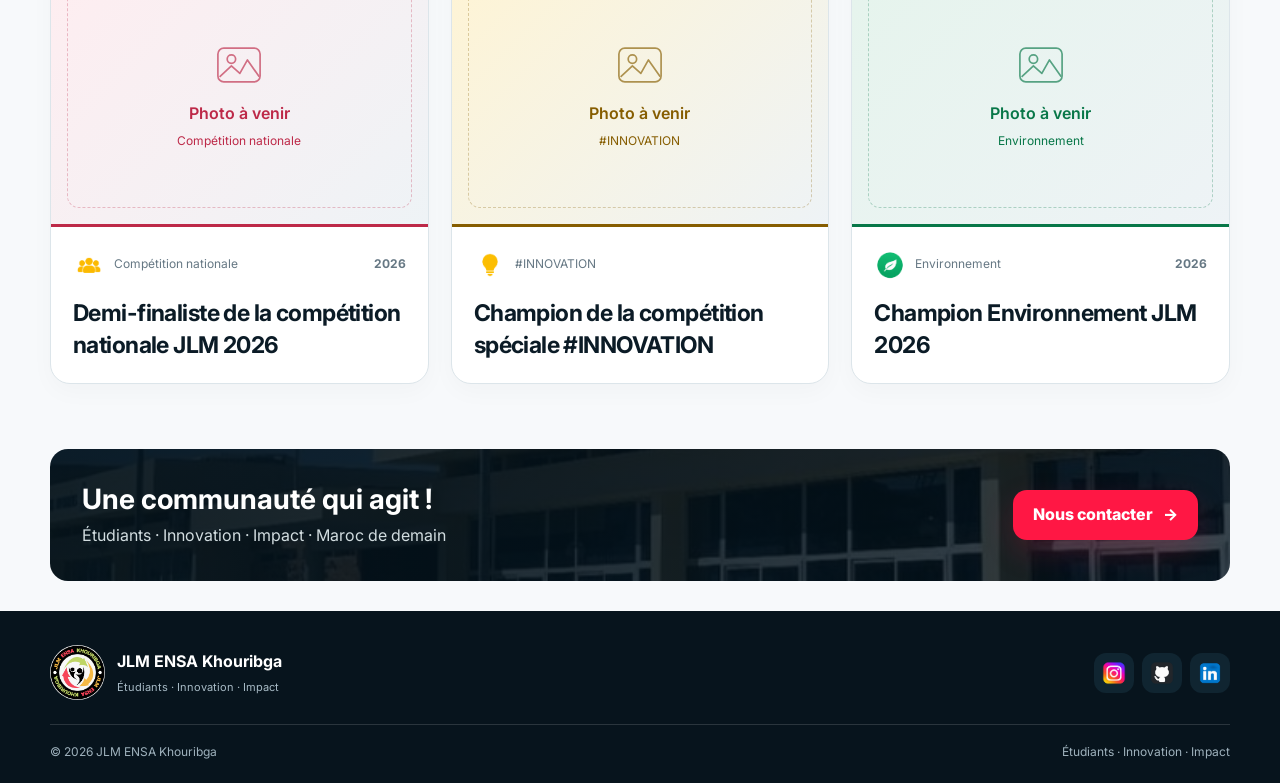
<file: trophees.html>
<!doctype html>
<html lang="fr">
<head>
  <meta charset="utf-8">
  <meta name="viewport" content="width=device-width,initial-scale=1">
  <meta name="theme-color" content="#081722">
  <meta name="description" content="Les trophées et distinctions du JLM ENSA Khouribga : compétition nationale, innovation et environnement.">
  <title>Trophées &amp; distinctions — JLM ENSA Khouribga</title>
  <link rel="icon" type="image/svg+xml" href="assets/favicon.svg">
  <link rel="stylesheet" href="css/style.css">
</head>
<body data-page="trophies">
  <div id="app"></div>
  <script src="js/data.js"></script>
  <script src="js/app.js"></script>
</body>
</html>
</file>
<file: css/style.css>
@import url('https://fonts.googleapis.com/css2?family=Inter:wght@400;500;600;700;800;900&display=swap');
:root{--bg:#f7f9fb;--surface:#fff;--surface2:#eef3f6;--text:#0b1b26;--muted:#667884;--line:#dce5ea;--dark:#081722;--red:#ff1744;--green:#13a86b;--yellow:#ff9700;--shadow:0 18px 50px rgba(8,23,34,.08);--r:24px;--max:1180px}
html.dark{--bg:#071018;--surface:#0c1822;--surface2:#11232e;--text:#f5f8fa;--muted:#9eb0bd;--line:#243844;--shadow:0 18px 50px rgba(0,0,0,.25)}
*{box-sizing:border-box}html{scroll-behavior:smooth}body{margin:0;background:var(--bg);color:var(--text);font-family:Inter,system-ui,sans-serif;line-height:1.6}a{color:inherit;text-decoration:none}button{font:inherit}img{display:block;max-width:100%}.container{width:min(calc(100% - 40px),var(--max));margin:auto}.section{padding:78px 0}.alt{background:var(--surface2);border-block:1px solid var(--line)}
.site-header{position:sticky;top:0;z-index:20;background:color-mix(in srgb,var(--bg) 92%,transparent);backdrop-filter:blur(16px);border-bottom:1px solid var(--line)}.header-inner{min-height:82px;display:flex;align-items:center;gap:22px}.brand{display:flex;align-items:center;gap:12px;min-width:255px}.brand img{width:55px;height:55px}.brand span{display:flex;flex-direction:column;line-height:1.1}.brand b{font-size:17px}.brand small{margin-top:5px;color:var(--muted);font-size:10px;max-width:190px}.ensa-mark{border-left:1px solid var(--line);padding-left:18px}.ensa-mark img{width:175px}.main-nav{margin-left:auto;display:flex;gap:18px;align-items:center}.main-nav a{font-size:13px;font-weight:700;color:var(--muted)}.main-nav a:hover{color:var(--text)}.header-actions{display:flex;gap:8px}.icon-btn{width:43px;height:43px;border:1px solid var(--line);border-radius:13px;background:var(--surface);color:var(--text);cursor:pointer}.menu-toggle{display:none}
.hero{position:relative;min-height:500px;display:flex;align-items:center;background-image:var(--hero);background-position:center;background-size:cover;color:#fff;overflow:hidden}.hero.compact{min-height:360px}.hero-shade{position:absolute;inset:0;background:linear-gradient(90deg,rgba(3,13,21,.9),rgba(3,13,21,.6) 48%,rgba(3,13,21,.15))}.hero-content{position:relative;z-index:2;padding:72px 0;max-width:780px}.eyebrow,.kicker{text-transform:uppercase;letter-spacing:.18em;font-size:11px;font-weight:800}.eyebrow{display:flex;align-items:center;gap:10px}.eyebrow b{width:52px;height:4px;background:var(--yellow);border-radius:99px}.hero h1{font-size:clamp(44px,7vw,82px);line-height:.98;letter-spacing:-.055em;text-transform:uppercase;margin:18px 0}.hero h1 strong{color:var(--yellow)}.hero p{font-size:clamp(17px,2vw,22px);max-width:690px;color:rgba(255,255,255,.9)}.hero-actions{display:flex;flex-wrap:wrap;gap:12px;margin-top:28px}.btn{display:inline-flex;align-items:center;justify-content:center;gap:10px;min-height:50px;padding:0 20px;border:0;border-radius:14px;background:var(--red);color:#fff;font-weight:800;cursor:pointer;box-shadow:0 12px 30px rgba(255,23,68,.18);transition:.2s}.btn:hover{transform:translateY(-2px)}.btn.ghost{background:rgba(255,255,255,.08);border:1px solid rgba(255,255,255,.45);box-shadow:none}.darkbtn{color:var(--text);background:var(--surface);border:1px solid var(--line)}
.section-heading{display:flex;align-items:center;justify-content:space-between;gap:18px;margin-bottom:28px}.section-heading h2{font-size:clamp(30px,4vw,44px);line-height:1;margin:8px 0 0;letter-spacing:-.045em}.section-heading h2 em{font-style:normal;color:var(--yellow)}.section-heading i{width:65px;height:4px;border-radius:99px;background:var(--yellow)}.intro{color:var(--muted);font-size:17px;margin:-8px 0 28px}.grid{display:grid;gap:20px}.grid.two{grid-template-columns:repeat(2,1fr)}.grid.three{grid-template-columns:repeat(3,1fr)}.grid.four{grid-template-columns:repeat(4,1fr)}
.mini-card,.theme,.format,.info,.prose,.person,.leader,.card,.detail-head>div,.detail-head article,.detail-body aside,.detail-body article,.qr{border:1px solid var(--line);background:var(--surface);border-radius:var(--r);box-shadow:var(--shadow)}.mini-card{padding:28px 20px;text-align:center}.round{width:64px;height:64px;border-radius:19px;display:grid;place-items:center;margin:0 auto 17px;color:#fff;overflow:hidden;font-weight:900;font-size:22px}.round img{width:100%;height:100%;object-fit:contain}.red{background:var(--red)}.green{background:var(--green)}.yellow{background:var(--yellow)}.blue{background:#2e7df6}.purple{background:#7b61ff}.dark{background:var(--dark)}.mini-card h3{margin:0 0 6px;font-size:18px}.mini-card p,.theme p,.format p,.info p,.prose p,.person small{margin:0;color:var(--muted)}
.theme{display:flex;align-items:center;gap:16px;padding:20px}.theme-icon{width:68px;height:68px;flex:0 0 68px;border-radius:18px;background:var(--surface2);padding:5px}.theme-icon img{width:100%;height:100%;object-fit:contain;border-radius:50%}.theme h3{font-size:16px;line-height:1.25;margin:0 0 5px}.format{padding:14px}.format>div{height:145px;border-radius:18px;background:var(--surface2);overflow:hidden}.format img{width:100%;height:100%;object-fit:cover}.format h3{margin:16px 8px 4px}.format p{margin:0 8px 12px;font-size:13px}.card{overflow:hidden;display:flex;flex-direction:column;transition:.2s}.card:hover{transform:translateY(-5px);box-shadow:0 26px 60px rgba(8,23,34,.13)}.card-media{position:relative;height:230px;background:var(--surface2)}.card-media img{width:100%;height:100%;object-fit:cover}.pill{position:absolute;left:14px;bottom:14px;border-radius:99px;padding:6px 11px;font-size:11px;font-weight:800;background:#fff;color:#111}.pill.red{background:#ffe7ed;color:#c60a31}.pill.green{background:#e2f6ed;color:#087d4e}.pill.yellow{background:#fff0d6;color:#9c6a00}.card-body{padding:20px}.card-body small{color:var(--muted);font-size:11px;text-transform:uppercase;letter-spacing:.1em}.card-body h3{margin:6px 0 7px;font-size:22px}.card-body p{color:var(--muted);min-height:52px;margin:0 0 18px}.card-body>b,.section-link a{font-weight:800}.section-link{margin-top:22px;text-align:right}.section-link a{color:var(--red)}
.stats{display:grid;grid-template-columns:repeat(4,1fr);border:1px solid var(--line);background:var(--surface);border-radius:var(--r);overflow:hidden}.stats div{text-align:center;padding:30px 12px;border-right:1px solid var(--line)}.stats div:last-child{border-right:0}.stats b{display:block;font-size:36px;letter-spacing:-.05em}.stats span{color:var(--muted);font-size:13px}.cta{margin-top:10px;margin-bottom:75px;padding:32px;border-radius:28px;background:linear-gradient(100deg,rgba(3,13,21,.95),rgba(3,13,21,.72)),url('../assets/photos/hero/ensa-campus.png') center/cover;color:#fff;display:flex;align-items:center;justify-content:space-between;gap:20px}.cta>div>span{font-size:10px;letter-spacing:.16em;color:#b9c7cf}.cta h2{font-size:32px;margin:7px 0}.cta p{margin:0;color:#c5d0d6}
.info{padding:30px;display:flex;gap:18px;align-items:flex-start}.info .round{margin:0;flex:0 0 64px}.info h2{margin:2px 0 7px}.prose{padding:34px}.prose p{font-size:17px}.prose p+p{margin-top:16px}.filters{display:flex;flex-wrap:wrap;gap:9px;margin-bottom:26px}.filters button{border:1px solid var(--line);background:var(--surface);color:var(--text);border-radius:99px;padding:10px 14px;font-weight:700;cursor:pointer}.filters button.active{background:var(--red);color:#fff;border-color:var(--red)}.filter-item[hidden]{display:none!important}
.leader{padding:24px;display:grid;grid-template-columns:290px 1fr;gap:30px;align-items:center}.leader>div:first-child img{width:100%;aspect-ratio:1;border-radius:20px;object-fit:cover}.leader h1{font-size:clamp(34px,5vw,56px);margin:12px 0 0;letter-spacing:-.05em}.leader h3{color:var(--muted);margin:3px 0 15px}.leader p{color:var(--muted);font-size:20px;font-style:italic}.person{overflow:hidden}.person>img{width:100%;aspect-ratio:4/3;object-fit:cover}.person>div{padding:17px;position:relative}.person .round{width:48px;height:48px;border:4px solid var(--surface);position:absolute;top:-28px;left:15px;margin:0}.person h3{margin:18px 0 3px}.person b,.person small{display:block}.person small{margin-top:3px}
.gallery{display:grid;grid-template-columns:repeat(3,1fr);gap:20px}.gallery-item{position:relative;min-height:310px;border:1px solid var(--line);border-radius:24px;overflow:hidden;background:var(--surface)}.gallery-item img{width:100%;height:100%;min-height:310px;object-fit:cover}.gallery-item>div{position:absolute;inset:auto 0 0;padding:55px 20px 18px;background:linear-gradient(transparent,rgba(0,0,0,.78));color:#fff}.gallery-item b,.gallery-item span{display:block}.gallery-item span{font-size:12px;color:#d5dfe4;margin-top:3px}
.back{display:inline-block;color:var(--muted);font-weight:800;margin-bottom:20px}.detail-head{display:grid;grid-template-columns:1.25fr .75fr;gap:22px}.detail-head>div{min-height:410px;overflow:hidden}.detail-head>div img{width:100%;height:100%;object-fit:cover}.detail-head article{padding:34px;display:flex;flex-direction:column;justify-content:center}.detail-head article small{color:var(--muted);margin-top:15px}.detail-head h1{font-size:clamp(44px,6vw,72px);line-height:.98;letter-spacing:-.055em;margin:14px 0}.detail-head p{font-size:20px;color:var(--muted)}.detail-body{display:grid;grid-template-columns:1.25fr .75fr;gap:22px;margin-top:22px}.detail-body article{padding:10px 28px 32px;box-shadow:none}.detail-body article .section-heading{margin-top:28px}.detail-body article>p{color:var(--muted);font-size:17px}.detail-body ul{padding-left:20px}.detail-body li{padding:9px 0;color:var(--muted)}.result-grid{display:grid;grid-template-columns:repeat(3,1fr);gap:10px}.result-grid div{border:1px solid var(--line);border-radius:15px;padding:16px}.result-grid b,.result-grid span{display:block}.result-grid b{color:var(--red);font-size:12px}.result-grid span{font-weight:700;margin-top:5px}.detail-body aside{height:max-content;padding:24px;position:sticky;top:105px}.detail-body aside span{font-size:10px;letter-spacing:.15em;color:var(--muted)}.detail-body aside h3{font-size:28px;margin:7px 0}.detail-body aside p{color:var(--muted)}
.empty{text-align:center;min-height:55vh}.empty h1{font-size:48px}.qr{margin:70px auto;padding:36px;display:grid;grid-template-columns:1fr 320px;gap:30px;align-items:center}.qr h1{font-size:clamp(36px,5vw,60px);line-height:1;margin:12px 0}.qr p{color:var(--muted);font-size:17px}.qr code{display:block;padding:12px;border-radius:12px;background:var(--surface2);word-break:break-all;margin:20px 0;color:var(--muted)}.qrbox{display:grid;place-items:center;min-height:300px;background:#fff;border-radius:22px;border:1px solid var(--line)}
footer{background:#07141d;color:#fff;padding:34px 0 22px}.footer-top{display:flex;justify-content:space-between;align-items:center;gap:20px;padding-bottom:24px;border-bottom:1px solid rgba(255,255,255,.14)}.footer-brand{display:flex;align-items:center;gap:12px}.footer-brand img{width:55px}.footer-brand small{display:block;color:#a8bbc6;font-size:11px;margin-top:4px}.socials{display:flex;gap:8px}.socials a{width:40px;height:40px;border-radius:12px;background:#102531;display:grid;place-items:center;font-weight:800}.footer-bottom{display:flex;justify-content:space-between;gap:20px;padding-top:17px;color:#9fb2bd;font-size:12px}
.home .slide{position:absolute;inset:0;background:var(--hero) center/cover;opacity:0;transform:scale(1.03);transition:opacity .8s,transform 1.2s}.home .slide.active{opacity:1;transform:scale(1)}.home .hero-shade{z-index:1}.home .hero-content{z-index:2}.dots{position:absolute;z-index:4;bottom:25px;left:50%;transform:translateX(-50%);display:flex;gap:8px}.dots button{width:9px;height:9px;border:0;border-radius:99px;background:rgba(255,255,255,.5);padding:0;cursor:pointer}.dots button.active{width:28px;background:var(--yellow)}
@media(max-width:1050px){.main-nav{display:none;position:absolute;left:0;right:0;top:82px;background:var(--bg);border-bottom:1px solid var(--line);padding:18px 20px;flex-direction:column;align-items:stretch}.main-nav.open{display:flex}.menu-toggle{display:block}.ensa-mark{display:none}.grid.four{grid-template-columns:repeat(2,1fr)}}
@media(max-width:760px){.container{width:min(calc(100% - 24px),var(--max))}.section{padding:52px 0}.brand{min-width:0}.brand img{width:48px}.brand b{font-size:14px}.brand small{font-size:9px}.hero,.hero.compact{min-height:430px}.hero-content{padding:58px 0}.hero h1{font-size:48px}.hero-actions{flex-direction:column;align-items:stretch}.grid.two,.grid.three,.grid.four,.gallery,.detail-head,.detail-body,.qr{grid-template-columns:1fr}.stats{grid-template-columns:1fr 1fr}.stats div{border-bottom:1px solid var(--line)}.stats div:nth-child(2){border-right:0}.stats div:nth-child(3),.stats div:nth-child(4){border-bottom:0}.leader{grid-template-columns:1fr}.result-grid{grid-template-columns:1fr}.cta{flex-direction:column;align-items:flex-start}.footer-top,.footer-bottom{flex-direction:column;align-items:flex-start}.detail-body aside{position:static}.gallery-item{min-height:250px}.gallery-item img{min-height:250px}}
@media(prefers-reduced-motion:reduce){*{scroll-behavior:auto!important;transition:none!important}.home .slide{transition:none}}

/* Archive artwork already includes its own colored background. */
.brand img,.footer-brand>img{object-fit:contain;border-radius:50%;flex-shrink:0}
.ensa-mark{flex-shrink:0}
.ensa-mark img{object-fit:contain;background:#fff;border-radius:6px}
.mini-card .round{width:88px;height:88px;border-radius:50%;background:transparent}
.theme-icon{background:transparent;padding:0}
.format>div{background:transparent;display:grid;place-items:center}
.format img{width:110px;height:110px;object-fit:contain}
.action-shortcuts .info{align-items:center;padding:24px;gap:20px}
.action-shortcuts img{width:76px;height:76px;object-fit:contain;flex-shrink:0}
.action-shortcuts h3{margin:0 0 5px;font-size:20px;line-height:1.3}
.action-shortcuts .info>span{margin-left:auto;font-size:28px}
.stats .stat{display:flex;align-items:center;justify-content:center;gap:16px;background:transparent;text-align:left}
.stats .stat>img{width:62px;height:62px;object-fit:contain;flex-shrink:0}
.stats .stat-copy{padding:0;border:0;text-align:left}
.stats .stat.red b{color:#ff003b}.stats .stat.green b{color:#008c48}.stats .stat.yellow b{color:#ffb600}
.stats .stat span{display:block;line-height:1.4}
.socials img{width:30px;height:30px;object-fit:contain}
.social-pending{width:40px;height:40px;display:grid;place-items:center;opacity:.5;cursor:default}
.cta{background-image:linear-gradient(100deg,rgba(3,13,21,.95),rgba(3,13,21,.72)),url('../assets/icon-pack-archive/ensa/ensa.jpeg')}
@media(max-width:1050px){.ensa-mark{display:block;margin-left:auto}.header-actions{margin-left:auto}}
@media(max-width:760px){.header-inner{gap:10px;flex-wrap:wrap;padding-block:10px}.ensa-mark{padding-left:10px}.ensa-mark img{width:110px}.header-actions{gap:5px}.icon-btn{width:36px;height:36px}.brand{gap:8px}.brand b{font-size:12px}.brand small{max-width:150px}.stats .stat{padding:20px 10px;gap:10px}.stats .stat>img{width:42px;height:42px}.stats b{font-size:28px}.stats span{font-size:11px}.action-shortcuts .info{padding:20px;gap:14px}.action-shortcuts img{width:60px;height:60px}.main-nav{top:100%}}
@media(max-width:440px){.header-inner .brand{flex:1}.header-inner .ensa-mark{order:3;width:100%;padding:6px 0 0;border:0;margin:0;display:flex;justify-content:center}.ensa-mark img{width:130px}.action-shortcuts h3{font-size:17px}}

/* Bureau: each role badge overlaps the edge of its member's portrait. */
body[data-page="team"] .hero{min-height:460px;background-position:center 58%}
body[data-page="team"] .hero-content{max-width:var(--max)}
body[data-page="team"] .hero h1{max-width:700px;font-size:clamp(40px,6vw,68px)}
body[data-page="team"] .hero p{max-width:510px}
body[data-page="team"] .hero-shade{background:linear-gradient(90deg,rgba(3,13,21,.88),rgba(3,13,21,.5) 48%,rgba(3,13,21,.08))}
.team-lead-section{position:relative;margin-top:-22px;padding-top:0;scroll-margin-top:110px}
.team-leader{grid-template-columns:minmax(220px,320px) 1fr;padding:30px;gap:46px;background:linear-gradient(120deg,var(--surface),color-mix(in srgb,var(--red) 5%,var(--surface)))}
.member-portrait{position:relative}
.member-portrait>img{width:100%;aspect-ratio:4/3;object-fit:cover;border-radius:16px;background:var(--surface2)}
.member-role-icon{position:absolute;bottom:-20px;left:10px;width:74px;height:74px;padding:8px;display:grid;place-items:center;border:3px solid var(--surface);border-radius:50%;background:var(--surface);box-shadow:0 4px 15px #08172220}
.member-role-icon img{width:100%;height:100%;object-fit:contain}
.team-leader>.member-portrait>img{aspect-ratio:1;object-fit:cover}
.team-leader .member-role-icon{top:-14px;left:-14px;bottom:auto;width:88px;height:88px}
.team-leader .member-role-icon img{width:100%;height:100%;border-radius:0;object-fit:contain}
.member-label{display:inline-block;padding:5px 12px;border-radius:7px;color:var(--red);background:color-mix(in srgb,var(--red) 10%,var(--surface));font-size:14px;font-weight:700}
.team-leader h2{font-size:clamp(28px,4vw,44px);line-height:1.15;margin:20px 0 12px;letter-spacing:-.035em}
.team-leader .leader-motto{max-width:360px;color:var(--muted);font-size:21px;font-style:italic}
.team-members{padding-top:0}
.team-person{padding:14px;overflow:visible}
.team-person>.member-portrait{padding:0}
.team-person>.member-copy{padding:30px 4px 10px}
.team-person h3{font-size:18px;line-height:1.45;margin:0;overflow-wrap:break-word}
.member-copy .member-role{margin:6px 0;color:var(--muted);font-size:16px;font-style:normal}
.member-copy .member-field{font-style:normal;font-size:15px}
@media(min-width:761px) and (max-width:1050px){.team-grid{grid-template-columns:repeat(2,minmax(0,1fr))}}
@media(max-width:760px){.team-leader{grid-template-columns:1fr;padding:24px;gap:20px}.team-leader>.member-portrait{width:100%;max-width:360px;margin:auto}.team-leader .member-role-icon{width:76px;height:76px;left:-10px;top:-10px}.team-grid{grid-template-columns:1fr}.team-lead-section{scroll-margin-top:170px}body[data-page="team"] .hero{min-height:420px}.team-leader h2{margin-top:14px}}

/* About page: dedicated layout, keeping the club history intact. */
body[data-page="about"] main{padding-top:0}
body[data-page="about"] .section{padding-block:28px}
body[data-page="about"] .section-heading{justify-content:flex-start;margin-bottom:24px}
body[data-page="about"] .section-heading .kicker{display:none}
body[data-page="about"] .section-heading h2{font-size:32px;letter-spacing:-.03em;margin:0}
body[data-page="about"] .section-heading h2 em{color:var(--text)}
body[data-page="about"] .section-heading i{width:58px;height:3px;background:#ffbd00}
.about-hero{width:min(calc(100% - 40px),var(--max));margin:auto;min-height:480px;border-radius:0 0 22px 22px;background-position:center}
.about-hero .hero-content{width:100%;max-width:none;padding:48px 38px}
.about-hero h1{font-size:clamp(42px,5.6vw,66px);letter-spacing:-.035em}
.about-hero h1 strong{color:#ffc400}.about-hero h1 strong span{color:#009647}
.about-hero p{line-height:1.35;max-width:420px}
.about-hero .hero-shade{background:linear-gradient(90deg,rgba(3,13,21,.88),rgba(3,13,21,.5) 45%,rgba(3,13,21,.06))}
.about-quote{position:absolute;z-index:2;right:30px;bottom:28px;margin:0;max-width:240px;font-family:Georgia,serif;font-size:24px;font-style:italic;line-height:1.25;text-align:center;transform:rotate(-6deg);text-shadow:0 2px 8px #000}
.about-quote::after{content:"";display:block;width:100px;height:4px;background:#ffc400;margin:14px auto 0}
.about-purpose-card{padding:28px;border-radius:20px;background:var(--surface2)}
.about-purpose-card h2{display:flex;align-items:center;gap:22px;font-size:27px;line-height:1.2;margin:0 0 24px;letter-spacing:-.035em}
.about-purpose-card h2::before{content:"";width:55px;height:3px;background:#ffbd00;flex-shrink:0}
.about-purpose-card>div{display:flex;align-items:center;gap:26px}
.about-purpose-card img{width:108px;height:108px;object-fit:contain;flex-shrink:0}
.about-purpose-card p{margin:0;color:var(--muted);font-size:18px;line-height:1.55}
.about-values .mini-card{border:0;background:transparent;box-shadow:none;padding:0 8px}
.about-values .mini-card .round{width:104px;height:104px;margin-bottom:12px}
.about-values .mini-card h3,.about-pillars .mini-card h3{font-size:19px;line-height:1.3}
.about-values .mini-card p,.about-pillars .mini-card p{font-size:16px;line-height:1.5}
.about-pillars .mini-card{padding:28px 18px;background:var(--surface2);box-shadow:none;border-radius:16px}
.about-pillars .mini-card .round{width:76px;height:76px;border-radius:0;margin-bottom:16px}
.about-cta{position:relative;isolation:isolate;overflow:hidden;display:flex;align-items:center;justify-content:space-between;gap:24px;margin-block:18px 32px;padding:30px;border-radius:20px;background:var(--surface2)}
.about-cta::after{content:"";position:absolute;z-index:-1;right:-70px;bottom:-190px;width:300px;height:300px;border:45px solid color-mix(in srgb,var(--green) 12%,transparent);border-radius:50%}
.about-cta h2{font-size:30px;margin:0 0 4px;letter-spacing:-.035em}.about-cta h2::before{content:"";display:block;width:56px;height:3px;background:#ffbd00;margin-bottom:18px}
.about-cta p{margin:0;color:var(--muted)}.about-cta .btn{flex-shrink:0}
@media(max-width:1050px){.about-purpose-card{padding:24px}.about-purpose-card>div{gap:18px}.about-purpose-card img{width:80px;height:80px}.about-purpose-card h2{font-size:24px;gap:16px}.about-purpose-card h2::before{width:35px}}
@media(max-width:760px){.about-hero{width:calc(100% - 24px)}.about-hero .hero-content{padding:38px 24px}.about-quote{position:relative;right:auto;bottom:auto;align-self:flex-end;margin:0 26px 30px;font-size:19px}.about-hero{flex-direction:column;align-items:stretch}.about-values .grid,.about-pillars .grid{grid-template-columns:repeat(2,minmax(0,1fr));gap:24px 14px}.about-values .mini-card .round{width:84px;height:84px}.about-pillars .mini-card{padding:22px 10px}.about-cta{flex-direction:column;align-items:flex-start;padding:24px}.about-cta .btn{width:100%}body[data-page="about"] .section-heading h2{font-size:28px}}
@media(max-width:380px){.about-purpose-card>div{flex-direction:column;align-items:flex-start}.about-values .grid,.about-pillars .grid{grid-template-columns:1fr}}

/* Projects: report-based criteria and direct project links. */
.sr-only{position:absolute;width:1px;height:1px;padding:0;margin:-1px;overflow:hidden;clip-path:inset(50%);white-space:nowrap;border:0}
body[data-page="projects"] .hero{width:min(calc(100% - 40px),var(--max));margin:auto;border-radius:0 0 22px 22px;min-height:310px}
body[data-page="projects"] .hero-content{width:100%;max-width:none;padding:45px 38px}
body[data-page="projects"] .hero h1{font-size:clamp(44px,6vw,70px)}
body[data-page="projects"] .hero p{max-width:530px}
.projects-section{padding:30px 0 38px}
.project-filters{gap:12px;margin-bottom:10px}
.project-filters button{display:flex;align-items:center;gap:10px;padding:8px 18px;font-weight:500;min-height:52px}
.project-filters button:first-child{padding-inline:28px}
.project-filters img{width:36px;height:36px;object-fit:contain;flex-shrink:0}
.project-count{font-size:13px;color:var(--muted);margin:0 0 20px}
.project-grid{gap:26px;align-items:start}
.project-filter-item[hidden]{display:none!important}
.project-card{display:block;border:1px solid var(--line);border-radius:18px;background:var(--surface);box-shadow:0 5px 16px #08172208;overflow:hidden;height:100%;transition:border-color .2s,box-shadow .2s}
.project-card:hover{border-color:color-mix(in srgb,var(--green) 45%,var(--line));box-shadow:0 8px 24px #08172212}
.project-card-heading{display:flex;align-items:center;justify-content:space-between;gap:18px;margin-top:12px}
.project-card-heading h3{margin:0 0 6px;font-size:23px;line-height:1.2;letter-spacing:-.025em;overflow-wrap:anywhere}
.project-card-heading p{margin:0}
.project-card:hover .project-arrow{transform:translateX(4px)}
.project-cover{height:190px;position:relative;background:var(--surface2);overflow:hidden}
.project-cover>img{width:100%;height:100%;object-fit:cover}
.project-cover.illustrated{display:grid;place-items:center;background:radial-gradient(ellipse at 25% 10%,#ffe8a6,transparent 65%),linear-gradient(125deg,#f0f6f3,#d9eae3)}
.project-cover.illustrated>img{width:120px;height:120px;object-fit:contain}
.project-planned{position:absolute;top:12px;right:12px;padding:5px 12px;border-radius:99px;background:var(--surface);color:var(--text);font-size:12px;font-weight:700}
.project-card-body{padding:18px 20px 20px}
.project-badges{display:flex;flex-wrap:wrap;gap:7px;align-items:center}
.project-badge{display:inline-flex;align-items:center;gap:6px;border-radius:99px;padding:4px 10px 4px 4px;font-size:12px;font-weight:600;line-height:1.35}
.project-badge img{width:25px;height:25px;object-fit:contain;flex-shrink:0}
.project-badge.red{background:#ffe8ee;color:#bf0935}.project-badge.green{background:#e0f5e9;color:#006f3c}.project-badge.yellow{background:#fff2cc;color:#805500}
.project-short{display:block;color:var(--muted);font-size:16px;line-height:1.45}
.project-arrow{font-size:28px;flex-shrink:0;transition:transform .2s}
.project-featured{display:grid;grid-template-columns:1fr 1fr auto;align-items:center;gap:26px;padding:24px 28px;border-radius:20px;margin-bottom:36px;background:color-mix(in srgb,var(--green) 7%,var(--surface))}
.featured-label{display:inline-block;background:#00894c;color:white;padding:5px 14px;border-radius:99px;font-size:13px;font-weight:600}
.project-featured h2{font-size:30px;line-height:1.2;margin:12px 0 6px}.project-featured p{color:var(--muted);margin:0 0 12px}
.project-featured>img{width:100%;height:175px;object-fit:cover;border-radius:15px}
.project-featured .btn{border-radius:99px}
.project-description{max-width:960px;margin:32px auto 0}
.project-description .description-panel{--panel-accent:#edb000;margin-bottom:22px;padding:28px 30px;border:1px solid var(--line);border-left:4px solid var(--panel-accent);border-radius:18px;background:var(--surface);box-shadow:0 5px 20px #08172204}
.project-description .project-impact{--panel-accent:#13a86b;background:linear-gradient(110deg,color-mix(in srgb,var(--green) 8%,var(--surface)),var(--surface))}
.project-description .project-technologies{--panel-accent:#2e7df6}
.project-description h2{display:flex;align-items:center;gap:14px;font-size:24px;line-height:1.3;margin:0 0 18px;letter-spacing:-.025em}
.description-icon{display:grid;place-items:center;flex-shrink:0;width:42px;height:42px}
.description-icon img{width:100%;height:100%;object-fit:contain}
.project-description p{color:var(--muted);font-size:17px;line-height:1.8;margin:0}
.technology-list{display:flex;flex-wrap:wrap;gap:10px;list-style:none;padding:0;margin:0}
.technology-list li{display:flex;align-items:center;gap:8px;padding:8px 13px;background:color-mix(in srgb,#2e7df6 5%,var(--surface));border:1px solid color-mix(in srgb,#2e7df6 16%,var(--line));border-radius:9px;font-size:14px}
.technology-list li::before{content:"";width:6px;height:6px;border-radius:50%;background:#2e7df6;flex-shrink:0}
.project-detail .detail-head h1{font-size:clamp(32px,4.5vw,60px);overflow-wrap:anywhere;line-height:1.1}
.project-detail .project-cover{height:100%}
.project-detail .project-cover.illustrated>img{width:180px;height:180px}
.project-card:focus-visible,.project-filters button:focus-visible{outline:3px solid var(--green);outline-offset:5px}
@media(max-width:1050px){.project-featured{grid-template-columns:1fr 1fr}.project-featured .btn{grid-column:1/-1;justify-self:start}}
@media(max-width:760px){body[data-page="projects"] .hero{width:calc(100% - 24px);min-height:280px}body[data-page="projects"] .hero-content{padding:36px 24px}.project-filters{gap:8px}.project-filters button{font-size:13px;padding:6px 12px;min-height:44px}.project-filters img{width:28px;height:28px}.project-grid{grid-template-columns:1fr}.project-cover{height:180px}.project-card-body{padding:16px}.project-card-heading h3{font-size:21px}.project-featured{grid-template-columns:1fr;padding:22px}.project-featured .btn{width:100%}.project-detail .detail-head>div{min-height:230px}.project-detail .detail-head article{padding:24px}.project-description{padding:0 6px}}

/* Contact */
body[data-page="contact"] .hero{width:min(calc(100% - 40px),var(--max));margin:auto;min-height:360px;border-radius:0 0 20px 20px}
body[data-page="contact"] .hero-content{max-width:none;width:100%;padding:44px 38px}
body[data-page="contact"] .hero h1{text-transform:none;font-size:clamp(48px,7vw,76px)}
body[data-page="contact"] .hero p{max-width:490px;line-height:1.5}
.contact-panel{position:relative;border:1px solid var(--line);border-radius:22px;padding:30px;background:var(--surface);box-shadow:0 8px 28px #08172206;margin-bottom:20px}
.contact-form-panel{margin-top:-12px;scroll-margin-top:130px}
.contact-panel h2{display:flex;align-items:center;gap:22px;margin:0 0 12px;font-size:clamp(24px,3vw,32px);line-height:1.3;letter-spacing:-.03em}
.contact-panel h2::after{content:"";width:46px;height:3px;background:#ffbd00;flex-shrink:0}
.contact-intro{color:var(--muted);font-size:18px;line-height:1.6;margin:0 0 22px}
.contact-field{display:flex;align-items:center;gap:22px;position:relative;padding:16px 20px;border:1px solid var(--line);border-radius:13px;background:var(--bg);margin-bottom:14px}
.contact-field>img{width:28px;height:28px;object-fit:contain;flex-shrink:0}
.contact-field input,.contact-field textarea{width:100%;min-width:0;background:transparent;border:0;color:var(--text);font:inherit;font-size:17px;outline:none}
.contact-field input::placeholder,.contact-field textarea::placeholder{color:var(--muted);opacity:1}
.contact-field:focus-within{outline:2px solid var(--green);outline-offset:2px}
.contact-message{align-items:flex-start;padding-bottom:35px}
.contact-message textarea{resize:vertical;min-height:130px}
.message-count{position:absolute;right:18px;bottom:10px;color:var(--muted);font-size:13px}
.contact-submit{width:100%;font-size:18px;min-height:56px;gap:26px}
.contact-status{color:var(--muted);font-size:14px;margin:12px 0 0}.contact-status:empty{display:none}
.contact-coordinates{display:grid;grid-template-columns:1fr 1fr;gap:30px}
.contact-coordinate{display:flex;align-items:center;gap:22px;margin:28px 0}
.contact-coordinate>img{width:64px;height:64px;object-fit:contain;flex-shrink:0}
.contact-coordinate h3,.contact-follow h3{margin:0 0 5px;font-size:19px;line-height:1.3}
.contact-coordinate address,.contact-coordinate a{font-style:normal;color:var(--muted);font-size:16px;line-height:1.5;overflow-wrap:anywhere}
.contact-coordinate a:hover{color:var(--red)}
.contact-follow{border-top:1px solid var(--line);padding-top:18px}
.contact-follow .socials{margin-top:12px;gap:16px}
.contact-follow .socials a{background:transparent}
.contact-follow .socials img{width:40px;height:40px}
.contact-map{position:relative;min-height:370px;border-radius:16px;overflow:hidden;background:var(--surface2)}
.contact-map iframe{width:100%;height:100%;min-height:370px;border:0;display:block}
.map-link{position:absolute;left:14px;right:14px;bottom:14px;display:flex;align-items:center;justify-content:center;gap:10px;padding:14px;background:var(--surface);border:1px solid var(--line);border-radius:10px;box-shadow:0 4px 15px #08172220;font-size:15px}
.map-link img{width:23px;height:23px;object-fit:contain}
.contact-cta{display:flex;align-items:center;justify-content:space-between;gap:24px;padding:32px;margin-block:20px 30px;border-radius:18px;color:white;background:linear-gradient(90deg,#03121bef,#03121bc7),url('../assets/icon-pack-archive/ensa/ensa.jpeg') center/cover}
.contact-cta h2{margin:0 0 6px;font-size:28px;line-height:1.3}.contact-cta p{margin:0;color:#d2dde0}.contact-cta .btn{flex-shrink:0}
@media(min-width:1051px) and (max-width:1250px){.header-inner{gap:12px}.main-nav{gap:10px}.ensa-mark img{width:130px}.brand{min-width:230px}}
@media(max-width:760px){body[data-page="contact"] .hero{width:calc(100% - 24px);min-height:300px}body[data-page="contact"] .hero-content{padding:34px 24px}.contact-panel{padding:22px}.contact-coordinates{grid-template-columns:1fr;gap:20px}.contact-intro{font-size:16px}.contact-field{padding:14px;gap:14px}.contact-field input,.contact-field textarea{font-size:16px}.contact-message{padding-bottom:35px}.contact-panel h2{gap:12px}.contact-panel h2::after{width:28px}.contact-coordinate{gap:16px}.contact-coordinate>img{width:50px;height:50px}.contact-map,.contact-map iframe{min-height:300px}.contact-cta{flex-direction:column;align-items:flex-start;padding:24px}.contact-cta .btn{width:100%}}

/* Actions solidaires */
body[data-page="actions"] .hero{min-height:350px}
body[data-page="actions"] .hero-content{max-width:var(--max)}
body[data-page="actions"] .hero h1{font-size:clamp(42px,6vw,68px)}
body[data-page="actions"] .hero p{max-width:560px}
.actions-section{padding:38px 0;scroll-margin-top:110px}
.actions-section .section-heading{justify-content:flex-start;gap:24px}
.actions-section .section-heading .kicker{display:none}
.actions-section .section-heading h2{font-size:32px}
.actions-section .section-heading h2 em{color:var(--text)}
.actions-grid{align-items:stretch;gap:24px}
.action-card{display:block;border:1px solid var(--line);border-radius:18px;overflow:hidden;background:var(--surface);box-shadow:0 5px 20px #08172208;transition:box-shadow .2s,border-color .2s}
.action-card:hover{border-color:var(--green);box-shadow:0 8px 24px #08172214}
.action-card:focus-visible{outline:3px solid var(--green);outline-offset:4px}
.action-art{position:relative;display:grid;place-items:center;height:220px;background:radial-gradient(ellipse at 20% 10%,#ffedd0,transparent 70%),linear-gradient(125deg,#f0f6f3,#d9eae3)}
.action-art>img{width:140px;height:140px;object-fit:contain}
.action-season{position:absolute;top:15px;right:15px;border-radius:99px;padding:5px 12px;background:var(--surface);color:var(--text);font-size:13px;font-weight:700}
.action-card-content{position:relative;padding:24px 20px 25px;display:flex;align-items:center;gap:18px}
.action-card-content>div{flex:1;min-width:0}
.action-badge{width:64px;height:64px;flex-shrink:0;align-self:flex-start;margin-top:-46px;background:var(--surface);border:5px solid var(--surface);border-radius:50%;overflow:hidden}
.action-badge img{width:100%;height:100%;object-fit:contain}
.action-card-content h3{margin:0 0 8px;font-size:23px;line-height:1.3}
.action-card-content p{margin:0;color:var(--muted);line-height:1.5}
.action-residents{display:inline-block;margin-top:14px;font-size:12px;font-weight:600;color:#a50c30;background:#ffe8ee;padding:5px 10px;border-radius:99px}
.action-category{display:flex;align-items:center;gap:10px;font-weight:700;color:var(--red)}
.action-category img{width:38px;height:38px;object-fit:contain}
.action-detail .detail-head>.action-art{height:100%}
.action-detail .detail-head>.action-art>img{width:180px;height:180px;object-fit:contain}
.action-highlights{margin-top:20px}
.action-edition{display:flex;align-items:center;gap:24px;padding:26px 30px;border-radius:18px;background:color-mix(in srgb,var(--red) 6%,var(--surface));border:1px solid var(--line)}
.action-edition>strong{font-size:64px;line-height:1;color:var(--red);letter-spacing:-.05em}
.action-edition h2{margin-bottom:5px}
@media(max-width:760px){.actions-grid{grid-template-columns:1fr}.action-art{height:190px}.action-card-content{gap:12px;padding:22px 16px}.action-card-content h3{font-size:21px}.action-badge{width:52px;height:52px}.action-edition{padding:22px;gap:18px}.action-edition>strong{font-size:50px}.actions-section{scroll-margin-top:160px}}

/* Trophies: three distinctions with replaceable photo areas. */
body[data-page="trophies"] .hero{width:min(calc(100% - 40px),var(--max));margin:auto;border-radius:0 0 20px 20px;min-height:370px}
body[data-page="trophies"] .hero-content{width:100%;max-width:none;padding:42px 38px}
body[data-page="trophies"] .hero h1{max-width:850px;font-size:clamp(40px,6vw,68px)}
body[data-page="trophies"] .hero h1 strong{display:block}
body[data-page="trophies"] .hero p{max-width:540px}
.trophies-section{padding:36px 0 45px}
.trophies-section .section-heading{justify-content:flex-start;gap:24px}
.trophies-section .kicker{display:none}
.trophies-section .section-heading h2{font-size:32px}
.trophies-section .section-heading h2 em{color:var(--text)}
.trophies-grid{display:grid;grid-template-columns:repeat(3,minmax(0,1fr));gap:22px}
.trophy-card{--trophy-accent:#bd2948;--trophy-tint:#ffedf0;overflow:hidden;background:var(--surface);border:1px solid var(--line);border-radius:20px;box-shadow:0 8px 24px #08172207}
.trophy-yellow{--trophy-accent:#865d00;--trophy-tint:#fff4d3}
.trophy-green{--trophy-accent:#087748;--trophy-tint:#e5f4ec}
.trophy-photo{position:relative;aspect-ratio:4/3;background:linear-gradient(135deg,var(--trophy-tint),var(--surface2))}
.trophy-photo>img{width:100%;height:100%;object-fit:cover}
.trophy-photo-placeholder{position:absolute;inset:16px;display:flex;align-items:center;justify-content:center;flex-direction:column;border:1px dashed color-mix(in srgb,var(--trophy-accent) 28%,transparent);border-radius:12px;padding:35px 12px 12px;color:var(--trophy-accent);gap:4px;text-align:center}
.trophy-photo-placeholder svg{width:54px;height:54px;opacity:.65;margin-bottom:5px}
.trophy-photo-placeholder>span{font-weight:600;font-size:16px}
.trophy-photo-placeholder small{font-size:12px}
.trophy-ribbon{position:absolute;top:18px;left:18px;padding:6px 15px;border-radius:99px;background:var(--trophy-tint);color:var(--trophy-accent);font-size:13px;font-weight:800;box-shadow:0 2px 9px #0817220a}
.trophy-copy{padding:22px;border-top:3px solid var(--trophy-accent)}
.trophy-meta{display:flex;align-items:center;gap:9px;font-size:12px;color:var(--muted);line-height:1.4}
.trophy-meta img{width:32px;height:32px;object-fit:contain;flex-shrink:0}
.trophy-year{margin-left:auto;font-weight:700}
.trophy-copy h3{margin:16px 0 0;font-size:23px;line-height:1.4;letter-spacing:-.025em;overflow-wrap:anywhere}
@media(min-width:1051px) and (max-width:1350px){.main-nav{gap:9px}.main-nav a{font-size:12px}.header-inner{gap:12px}.ensa-mark img{width:110px}.brand{min-width:225px}.brand b{font-size:15px}.ensa-mark{padding-left:10px}}
@media(max-width:900px){.trophies-grid{grid-template-columns:1fr}.trophy-card{display:grid;grid-template-columns:1fr 1fr}.trophy-copy{border-top:0;border-left:3px solid var(--trophy-accent);align-self:stretch;display:flex;flex-direction:column;justify-content:center}}
@media(max-width:600px){body[data-page="trophies"] .hero{width:calc(100% - 24px)}body[data-page="trophies"] .hero-content{padding:34px 24px}.trophy-card{display:block}.trophy-copy{border-left:0;border-top:3px solid var(--trophy-accent)}.trophy-copy h3{font-size:22px}}

/* Formations: banner and five topics only. */
body[data-page="training"] .hero{width:min(calc(100% - 40px),var(--max));margin:auto;border-radius:18px;min-height:360px}
body[data-page="training"] .hero-content{width:100%;max-width:none;padding:44px 38px}
body[data-page="training"] .hero h1{text-transform:none;font-size:clamp(44px,7vw,74px)}
body[data-page="training"] .hero p{max-width:410px;line-height:1.5}
.training-section{padding:34px 0 48px;scroll-margin-top:120px}
.training-section .section-heading{justify-content:flex-start;gap:24px}
.training-section .kicker{display:none}
.training-section .section-heading h2{font-size:30px}
.training-section .section-heading h2 em{color:var(--text)}
.training-grid{display:grid;grid-template-columns:repeat(6,minmax(0,1fr));gap:22px}
.training-card{--training-color:#df214a;grid-column:span 2;display:block;min-width:0;padding:0;text-align:left;color:var(--text);font:inherit;border:1px solid var(--line);border-radius:17px;overflow:hidden;background:var(--surface);cursor:pointer;box-shadow:0 6px 22px #08172207;transition:box-shadow .2s,border-color .2s}
.training-card:nth-child(n+4){grid-column:span 3}
.training-green{--training-color:#078c51}.training-purple{--training-color:#8145d9}.training-orange{--training-color:#e97c00}.training-blue{--training-color:#087bdc}
.training-card:hover{border-color:var(--training-color);box-shadow:0 8px 24px #08172214}
.training-card:focus-visible{outline:3px solid var(--training-color);outline-offset:4px}
.training-art{height:155px;display:flex;align-items:center;justify-content:center;gap:18px;padding:25px;background:linear-gradient(125deg,color-mix(in srgb,var(--training-color) 12%,var(--surface)),var(--surface2));position:relative;overflow:hidden}
.training-art::after{content:"";position:absolute;width:180px;height:180px;border:24px solid color-mix(in srgb,var(--training-color) 7%,transparent);border-radius:50%;right:-70px;top:-60px}
.training-art>img{width:80px;height:80px;object-fit:contain;z-index:1}
.training-art>span{font-size:19px;font-weight:800;color:var(--training-color);max-width:155px;line-height:1.3;z-index:1}
.training-card-content{position:relative;padding:34px 20px 20px;display:flex;align-items:center;gap:12px}
.training-card-content>div{flex:1;min-width:0}
.training-badge{position:absolute;top:-25px;left:17px;width:52px;height:52px;background:var(--surface);border:5px solid var(--surface);border-radius:50%;overflow:hidden}
.training-badge img{width:100%;height:100%;object-fit:contain}
.training-card h3{font-size:19px;margin:0 0 4px;line-height:1.3}.training-card p{font-size:14px;margin:0;color:var(--muted);line-height:1.5}
.training-arrow{width:38px;height:38px;display:grid;place-items:center;border-radius:50%;background:var(--surface2);font-size:22px;flex-shrink:0}
.training-dialog{width:min(520px,calc(100% - 32px));padding:32px;border:1px solid var(--line);border-radius:22px;background:var(--surface);color:var(--text);box-shadow:var(--shadow)}
.training-dialog::backdrop{background:#08172299}
.training-close{position:absolute;right:14px;top:12px;width:38px;height:38px;border:1px solid var(--line);border-radius:50%;background:var(--surface2);color:var(--text);font-size:26px;cursor:pointer}
.training-dialog>img{width:70px;height:70px;object-fit:contain}
.training-dialog h2{font-size:26px;line-height:1.3;margin:20px 0 12px}.training-dialog p{color:var(--muted);line-height:1.7;margin:0}
@media(min-width:1051px) and (max-width:1250px){.main-nav{display:none;position:absolute;left:0;right:0;top:100%;background:var(--bg);border-bottom:1px solid var(--line);padding:18px 20px;flex-direction:column;align-items:stretch}.main-nav.open{display:flex}.menu-toggle{display:block}.header-actions{margin-left:auto}}
@media(max-width:900px){.training-grid{grid-template-columns:repeat(2,minmax(0,1fr))}.training-card,.training-card:nth-child(n+4){grid-column:auto}.training-card:last-child{grid-column:1/-1}}
@media(max-width:600px){body[data-page="training"] .hero{width:calc(100% - 24px)}body[data-page="training"] .hero-content{padding:34px 24px}.training-grid{grid-template-columns:1fr}.training-card:last-child{grid-column:auto}.training-section{scroll-margin-top:160px}}

/* Albums, without category filters or a featured album. */
body[data-page="gallery"] .hero{min-height:330px}
body[data-page="gallery"] .hero-content{max-width:var(--max)}
body[data-page="gallery"] .hero h1{font-size:clamp(42px,6vw,68px)}
body[data-page="gallery"] .hero p{max-width:560px}
.albums-section{padding:36px 0 44px;scroll-margin-top:105px}
.albums-section .section-heading{justify-content:flex-start;gap:24px}
.albums-section .kicker{display:none}
.albums-section .section-heading h2{font-size:32px}
.albums-section .section-heading h2 em{color:var(--text)}
.album-grid{display:grid;grid-template-columns:repeat(3,minmax(0,1fr));gap:24px}
.album-card{padding:0;border:1px solid var(--line);border-radius:17px;overflow:hidden;background:var(--surface);color:var(--text);font:inherit;text-align:left;cursor:pointer;box-shadow:0 5px 20px #08172206}
.album-card:hover{border-color:var(--red)}.album-card:focus-visible{outline:3px solid var(--green);outline-offset:4px}
.album-cover{height:190px;background:linear-gradient(135deg,var(--surface2),var(--surface))}
.album-cover>img{width:100%;height:100%;object-fit:cover}
.album-placeholder{height:100%;display:flex;align-items:center;justify-content:center;flex-direction:column;gap:12px;color:var(--muted);font-size:14px}
.album-placeholder img{width:66px;height:66px;object-fit:contain;opacity:.75}
.album-copy{position:relative;padding:32px 60px 20px 20px}
.album-badge{position:absolute;top:-24px;left:18px;width:50px;height:50px;background:var(--surface);padding:8px;border-radius:50%;border:1px solid var(--line)}
.album-badge img{width:100%;height:100%;object-fit:contain}
.album-copy h3{font-size:20px;margin:0 0 5px;line-height:1.3}.album-copy p{margin:0;color:var(--muted);font-size:13px}
.album-arrow{position:absolute;right:18px;top:36px;display:grid;place-items:center;width:36px;height:36px;border-radius:50%;background:#ffe8ee;color:#ee1746;font-size:24px}
.album-dialog{width:min(900px,calc(100% - 32px));max-height:85vh;overflow:auto;padding:30px;border:1px solid var(--line);border-radius:20px;background:var(--surface);color:var(--text)}
.album-dialog::backdrop{background:#08172299}.album-dialog h2{margin:0 40px 24px 0}.album-empty{color:var(--muted)}
.album-photo-grid{display:grid;grid-template-columns:repeat(2,minmax(0,1fr));gap:16px}.album-photo-grid img{width:100%;border-radius:12px}
@media(max-width:900px){.album-grid{grid-template-columns:repeat(2,minmax(0,1fr))}}
@media(max-width:600px){.album-grid,.album-photo-grid{grid-template-columns:1fr}}

/* Shared banner and responsive layout across every page. */
body[data-page] main>.hero{width:min(calc(100% - 40px),var(--max));height:auto;min-height:480px;margin:20px auto 0;border-radius:22px;display:flex;flex-direction:row;align-items:center;isolation:isolate;background:#102b37}
body[data-page] .hero>.hero-photo,body[data-page] .hero>.slide{position:absolute;inset:0;width:100%;height:100%;max-width:none;object-fit:cover;object-position:center;z-index:0}
body[data-page] .hero .hero-shade{z-index:1;background:linear-gradient(90deg,rgba(3,13,21,.76),rgba(3,13,21,.38) 52%,rgba(3,13,21,.08));pointer-events:none}
body[data-page] .hero>.hero-content{position:relative;z-index:2;width:100%;max-width:none;padding:48px 40px 62px;margin:0}
body[data-page] .hero h1{font-size:clamp(38px,4.6vw,64px);line-height:1.05;letter-spacing:-.04em;max-width:900px;margin:18px 0;overflow-wrap:break-word}
body[data-page] .hero p{font-size:20px;line-height:1.5;max-width:620px;margin:20px 0}
body[data-page] .hero .hero-actions{flex-direction:row;align-items:center;margin-top:26px}
body[data-page] .hero .about-quote{position:absolute;right:28px;bottom:28px;max-width:220px;margin:0;font-size:21px}
body[data-page] .hero .dots{bottom:18px}
.grid>*{min-width:0}.header-inner{position:relative}.main-nav{min-width:0}.header-actions{flex-shrink:0}
@media(max-width:1250px){.main-nav{display:none;position:absolute;left:0;right:0;top:100%;padding:16px;background:var(--bg);border:1px solid var(--line);border-radius:0 0 16px 16px;flex-direction:column;align-items:stretch;max-height:calc(100dvh - 90px);overflow-y:auto}.main-nav.open{display:flex}.main-nav a{padding:8px 12px;font-size:14px}.menu-toggle{display:block}.header-actions{margin-left:auto}}
@media(min-width:761px) and (max-width:1050px){.grid.three{grid-template-columns:repeat(2,minmax(0,1fr))}.grid.four{grid-template-columns:repeat(2,minmax(0,1fr))}.theme{padding:16px;gap:12px}.stats .stat{gap:8px}.stats .stat>img{width:40px;height:40px}.stats b{font-size:28px}}
@media(max-width:900px){body[data-page] .hero .about-quote{display:none}}
@media(max-width:760px){body[data-page] main>.hero{width:calc(100% - 24px);min-height:440px;margin-top:12px;border-radius:18px}body[data-page] .hero>.hero-content{padding:32px 24px 58px}body[data-page] .hero h1{font-size:clamp(32px,7vw,46px);line-height:1.08}body[data-page] .hero p{font-size:17px}body[data-page] .hero .hero-actions{gap:12px;align-items:stretch}body[data-page] .hero .hero-shade{background:linear-gradient(90deg,rgba(3,13,21,.8),rgba(3,13,21,.38))}.header-inner{flex-wrap:nowrap;gap:10px;min-height:76px;padding-block:10px}.brand{flex:1;min-width:0;gap:8px}.brand b{font-size:14px;line-height:1.25}.brand img{width:46px;height:46px}.header-actions{gap:6px}.icon-btn{width:40px;height:40px}.section-heading{gap:12px}.section-heading h2{line-height:1.15}.section-heading i{flex-shrink:0;width:38px}.contact-coordinates{min-width:0}.contact-coordinate>div{min-width:0}.footer-brand>div{min-width:0}.footer-bottom{overflow-wrap:anywhere}}
@media(max-width:420px){body[data-page] .hero .hero-actions{flex-direction:column}.brand b{font-size:12px}.brand img{width:40px;height:40px}.header-inner{gap:6px}.header-actions{gap:4px}.icon-btn{width:36px;height:36px}.stats .stat{flex-direction:column;text-align:center}.stats .stat-copy{text-align:center}.theme-icon{width:48px;height:48px;flex-basis:48px}}

/* Home: club-colored slogans with a gentle two-second crossfade. */
.home .slide{transform:none;transition:opacity 2s ease-in-out}
.home .slide.active{transform:none}
body[data-page="home"] .hero .home-headline{display:grid;max-width:960px;font-size:clamp(34px,4.6vw,64px);line-height:1.12;margin:22px 0 32px}
.slide-copy{grid-area:1/1;align-self:center;opacity:0;pointer-events:none;transition:opacity 2s ease-in-out;text-shadow:0 2px 16px #0005}
.slide-copy.active{opacity:1}
.headline-line{display:block}
.club-gold{color:#ffc400}.club-green{color:#19bd70}.club-red{color:#ff1744}
.community-headline{font-size:.82em;line-height:1.4}
.headline-separator{color:#ff1744}
@media(max-width:600px){body[data-page="home"] .hero .home-headline{font-size:clamp(28px,7.2vw,42px)}.community-headline{font-size:.9em}.community-headline>span:not(.headline-separator){display:block}.community-headline .headline-separator{display:none}}
@media(prefers-reduced-motion:reduce){.home .slide,.slide-copy{transition:none}}

/* Theme control and dark-mode contrast. */
html{color-scheme:light}html.dark{color-scheme:dark;--muted:#b0c0cc;--line:#30424f}
.theme-toggle{display:grid;place-items:center;border-radius:50%;background:var(--surface);box-shadow:0 3px 12px #08172208;transition:background .2s,color .2s,box-shadow .2s}
.theme-toggle svg{width:22px;height:22px}
.theme-toggle:hover{background:var(--surface2);color:#087d4e;box-shadow:0 4px 16px #08172215}
.theme-toggle:focus-visible{outline:3px solid var(--green);outline-offset:4px}
html.dark .theme-toggle{color:#ffd166;background:#192c39;border-color:#3c5262;box-shadow:0 0 16px #ffd1660a}
html.dark .theme-toggle:hover{background:#263c4a;color:#ffe29a}
html.dark .training-red{--training-color:#ff829c}html.dark .training-green{--training-color:#63dfa2}html.dark .training-purple{--training-color:#c5a2ff}html.dark .training-orange{--training-color:#ffbd73}html.dark .training-blue{--training-color:#83c9ff}
html.dark .trophy-card{--trophy-accent:#ff8ca5;--trophy-tint:#3b2130}html.dark .trophy-yellow{--trophy-accent:#ffda79;--trophy-tint:#342d1d}html.dark .trophy-green{--trophy-accent:#80e0b0;--trophy-tint:#18392e}
html.dark .project-badge.red,html.dark .action-residents{background:#3e2331;color:#ff9eb3}
html.dark .project-badge.green{background:#173c2f;color:#85e6b4}
html.dark .project-badge.yellow{background:#3d321b;color:#ffda82}
html.dark .stats .stat.green b{color:#53d795}html.dark .stats .stat.red b{color:#ff6d8f}
html.dark .section-link a,html.dark .action-category,html.dark .member-label{color:#ff839e}
html.dark .project-cover.illustrated,html.dark .action-art{background:radial-gradient(ellipse at 25% 10%,#39341d,transparent 65%),linear-gradient(125deg,#172c2c,#11232e)}
html.dark .album-arrow{background:#3e2331;color:#ff9eb3}
html.dark .contact-field>img{filter:brightness(0) invert(.82)}
html.dark .about-pillars .mini-card:last-child .round,html.dark .album-badge,html.dark .member-role-icon{background:#edf2f5;border-radius:50%}
html.dark .album-placeholder img{opacity:1;background:#edf2f5;border-radius:12px;padding:7px}
html.dark .trophy-meta img{background:color-mix(in srgb,var(--trophy-tint) 60%,#edf2f5);border-radius:8px;padding:3px}

/* Action logos: retain the complete artwork and readable lettering. */
.action-art>img{width:190px;height:190px;object-fit:contain}
.action-detail .detail-head>.action-art>img{width:min(85%,300px);height:300px;object-fit:contain}
html.dark .action-art{background:linear-gradient(125deg,#f4f1e4,#dfebe5)}
html.dark .action-badge,html.dark .action-category>img{background:#edf2f5;border-radius:50%}
@media(max-width:760px){.action-art>img{width:165px;height:165px}.action-detail .detail-head>.action-art>img{height:230px}}

/* Competition media: uncropped photos and permanently muted videos. */
.competition-section{padding:32px 0 0}
.competition-section .section-heading{justify-content:flex-start}.competition-section .kicker{display:none}
.competition-player{overflow:hidden;border:1px solid var(--line);border-radius:20px;background:var(--surface)}
.competition-stage{height:clamp(280px,50vw,620px);display:grid;place-items:center;background:#09151e}
.competition-media{display:block;width:100%;height:100%;min-height:0;object-fit:contain;animation:competition-appear .6s ease}
.competition-controls{display:flex;align-items:center;justify-content:center;gap:18px;padding:14px;background:var(--surface)}
.competition-controls button{min-width:44px;min-height:44px;padding:8px 14px;border:1px solid var(--line);border-radius:12px;background:var(--surface2);color:var(--text);cursor:pointer}
.competition-controls button:focus-visible{outline:3px solid var(--green);outline-offset:3px}
#competitionCount{font-size:14px;color:var(--muted);min-width:60px;text-align:center}
@keyframes competition-appear{from{opacity:0}to{opacity:1}}
@media(prefers-reduced-motion:reduce){.competition-media{animation:none}}
@media(max-width:600px){.competition-section .section-heading h2{font-size:27px}.competition-controls{gap:10px}}

.album-dialog .competition-stage{height:min(58vh,560px);min-height:220px}
.album-dialog .competition-player{margin-top:12px}
@media(max-width:600px){.album-dialog{padding:18px;width:calc(100% - 20px)}.album-dialog .competition-stage{height:48vh}.album-dialog .competition-controls{gap:8px;padding:10px}.album-dialog h2{font-size:24px}}

/* Official AquaFlow logo and lightly cropped Team Leader portrait. */
.project-cover.illustrated>img[src$="/aquaflow.png"],.project-detail .project-cover.illustrated>img[src$="/aquaflow.png"]{width:85%;height:auto;max-height:70%;object-fit:contain}
.team-leader>.member-portrait>img{aspect-ratio:3/4;object-fit:cover;object-position:center top}
body[data-page="team"] .team-leader>.member-portrait>img{width:100%;height:auto;aspect-ratio:3/4;object-fit:cover;object-position:center top}

/* Official project logos stay whole and readable in both themes. */
.project-cover.illustrated:has(>img[src^="assets/logos_Projets/"]){background:#f1f5f2}
.project-cover.illustrated:has(>img[src$="/logo_AI_DAYS.png"]){isolation:isolate}
.project-cover.illustrated>img[src$="/logo_AI_DAYS.png"]{mix-blend-mode:multiply}
.project-cover.illustrated>img[src^="assets/logos_Projets/"],.project-detail .project-cover.illustrated>img[src^="assets/logos_Projets/"]{width:80%;height:78%;max-height:78%;object-fit:contain}

/* Preserve the original portrait resolution and natural browser smoothing. */
body[data-page="team"] .team-leader>.member-portrait>img{image-rendering:auto;image-orientation:from-image;filter:none;transform:none}
</file>
